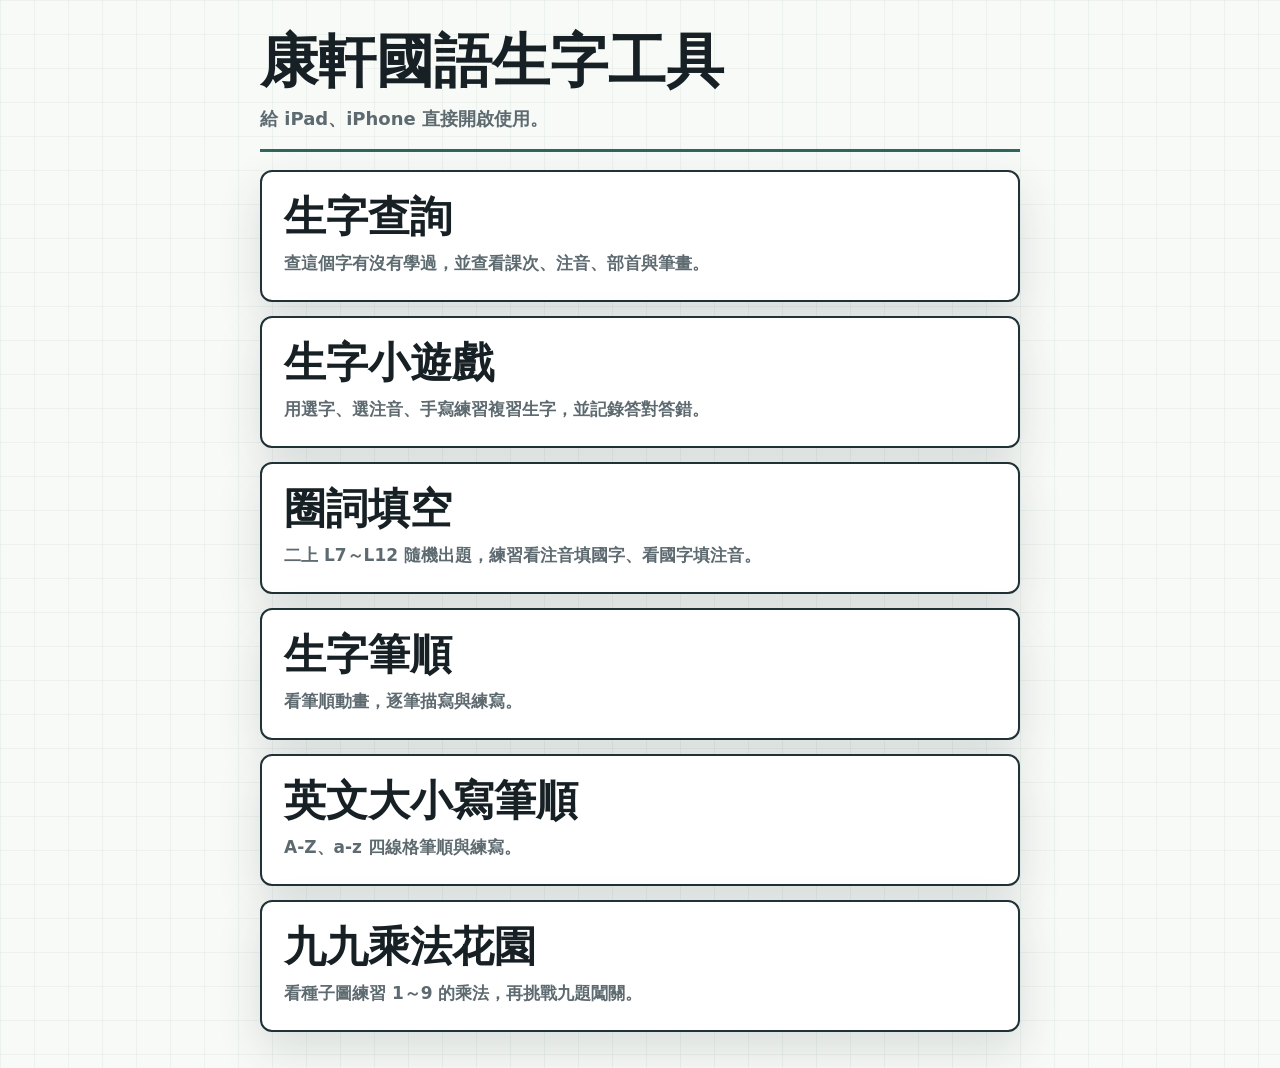
<file: index.html>
<!doctype html>
<html lang="zh-Hant">
<head>
  <meta charset="utf-8">
  <meta name="viewport" content="width=device-width, initial-scale=1, viewport-fit=cover">
  <title>康軒國語生字工具</title>
  <style>
    :root {
      --ink: #172024;
      --muted: #5d6a70;
      --paper: #f8faf7;
      --panel: #ffffff;
      --accent: #2f675f;
      --accent-2: #d97b40;
      --line: #cfd8dc;
      --shadow: 0 18px 45px rgba(31, 47, 55, 0.14);
    }

    * {
      box-sizing: border-box;
    }

    body {
      margin: 0;
      min-height: 100vh;
      color: var(--ink);
      background:
        linear-gradient(90deg, rgba(47, 103, 95, 0.06) 1px, transparent 1px),
        linear-gradient(rgba(47, 103, 95, 0.05) 1px, transparent 1px),
        var(--paper);
      background-size: 34px 34px;
      font-family: "Microsoft JhengHei", "Noto Sans TC", system-ui, sans-serif;
      -webkit-tap-highlight-color: transparent;
    }

    main {
      width: min(760px, calc(100% - 28px));
      margin: 0 auto;
      padding: max(30px, env(safe-area-inset-top)) 0 max(36px, env(safe-area-inset-bottom));
      min-height: 100vh;
      display: grid;
      align-content: center;
      gap: 18px;
    }

    header {
      border-bottom: 3px solid var(--accent);
      padding-bottom: 16px;
    }

    h1 {
      margin: 0;
      font-size: clamp(34px, 9vw, 58px);
      line-height: 1.08;
      letter-spacing: 0;
    }

    p {
      margin: 12px 0 0;
      color: var(--muted);
      font-size: 18px;
      line-height: 1.6;
      font-weight: 700;
    }

    .tools {
      display: grid;
      gap: 14px;
    }

    a {
      display: grid;
      gap: 8px;
      min-height: 132px;
      padding: 22px;
      color: var(--ink);
      text-decoration: none;
      background: var(--panel);
      border: 2px solid #203236;
      border-radius: 12px;
      box-shadow: var(--shadow);
    }

    a:active {
      transform: translateY(1px);
      border-color: var(--accent-2);
    }

    strong {
      font-size: clamp(28px, 7vw, 42px);
      line-height: 1.1;
      font-weight: 1000;
    }

    span {
      color: var(--muted);
      font-size: 17px;
      line-height: 1.45;
      font-weight: 800;
    }
  </style>
</head>
<body>
  <main>
    <header>
      <h1>康軒國語生字工具</h1>
      <p>給 iPad、iPhone 直接開啟使用。</p>
    </header>

    <section class="tools" aria-label="工具列表">
      <a href="生字查詢.html">
        <strong>生字查詢</strong>
        <span>查這個字有沒有學過，並查看課次、注音、部首與筆畫。</span>
      </a>
      <a href="生字小遊戲.html">
        <strong>生字小遊戲</strong>
        <span>用選字、選注音、手寫練習複習生字，並記錄答對答錯。</span>
      </a>
      <a href="圈詞填空.html">
        <strong>圈詞填空</strong>
        <span>二上 L7～L12 隨機出題，練習看注音填國字、看國字填注音。</span>
      </a>
      <a href="生字筆順.html">
        <strong>生字筆順</strong>
        <span>看筆順動畫，逐筆描寫與練寫。</span>
      </a>
      <a href="英文筆順.html">
        <strong>英文大小寫筆順</strong>
        <span>A-Z、a-z 四線格筆順與練寫。</span>
      </a>
      <a href="九九乘法花園.html">
        <strong>九九乘法花園</strong>
        <span>看種子圖練習 1～9 的乘法，再挑戰九題闖關。</span>
      </a>
    </section>
  </main>
</body>
</html>
</file>
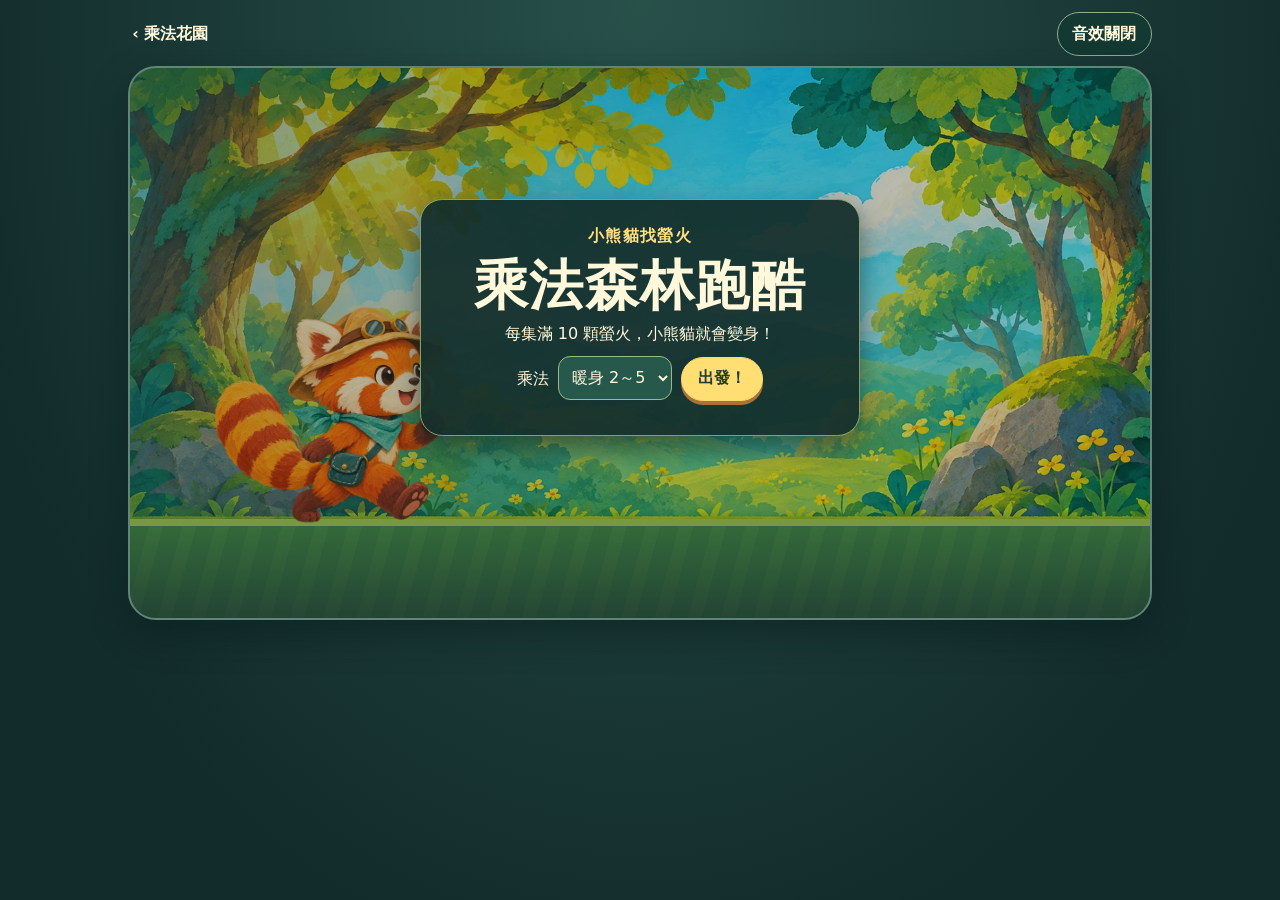
<file: forest-run.html>
<!doctype html>
<html lang="zh-Hant">
<head>
  <meta charset="utf-8">
  <meta name="viewport" content="width=device-width, initial-scale=1">
  <title>乘法森林跑酷</title>
  <link rel="stylesheet" href="forest-run.css?v=3">
  <script defer src="forest-run.js?v=3"></script>
</head>
<body>
  <main class="shell">
    <header class="header">
      <a href="九九乘法花園.html">‹ 乘法花園</a>
      <button type="button" id="sound" aria-pressed="false">音效關閉</button>
    </header>
    <section class="game" id="game" data-state="welcome" aria-label="乘法森林跑酷">
      <div class="landscape" id="landscape" aria-hidden="true">
        <div class="sunlight"></div>
        <div class="obstacle" id="obstacle"><span id="gate-art"></span></div>
        <div class="firefly" id="firefly">✦</div>
        <div class="runner" id="runner">
          <img src="forest-run-panda.webp" alt="" data-costume="scout">
          <img src="forest-run-spark-hero.webp" alt="" data-costume="spark" hidden>
          <img src="forest-run-moon-hero.webp" alt="" data-costume="moon" hidden>
        </div>
        <div class="sparkles" id="sparkles"><span>✦</span><span>★</span><span>✧</span><span>✦</span><span>★</span></div>
      </div>
      <div class="hud" id="hud" hidden>
        <span id="distance"></span>
        <span class="gem-meter">
          <span id="gems" aria-label="已收集的螢火">✦ 0</span>
          <span id="hero-goal" class="hero-goal" aria-label="變身目標 10 顆">／10</span>
        </span>
      </div>
      <div id="hero-notice" class="hero-notice" role="status" hidden></div>
      <div class="overlay" id="welcome">
        <div class="welcome">
          <p>小熊貓找螢火</p>
          <h1>乘法森林跑酷</h1>
          <p>每集滿 10 顆螢火，小熊貓就會變身！</p>
          <label for="tables">乘法</label>
          <select id="tables">
            <option value="2,3,4,5">暖身 2～5</option>
            <option value="6,7,8,9">挑戰 6～9</option>
            <option value="1,2,3,4,5,6,7,8,9">混合 1～9</option>
          </select>
          <button type="button" class="primary" id="start">出發！</button>
        </div>
      </div>
      <div class="overlay" id="question" hidden>
        <section class="question-card" aria-labelledby="equation">
          <p class="eyebrow" id="gate-name"></p>
          <h2 id="equation"></h2>
          <div class="answers" id="answers" role="group" aria-label="選擇答案"></div>
          <p id="feedback" class="feedback" aria-live="polite"></p>
          <button type="button" class="quiet" id="hint" aria-expanded="false" aria-controls="groups">看圖提示</button>
          <div class="groups" id="groups" hidden></div>
        </section>
      </div>
      <div class="overlay" id="finish" hidden>
        <section class="welcome" aria-labelledby="finish-title">
          <p class="medal" aria-hidden="true">✦</p>
          <h2 id="finish-title">找到螢火寶箱了！</h2>
          <p id="result"></p>
          <p id="hero-result" hidden></p>
          <button type="button" class="primary" id="replay">再跑一次</button>
          <button type="button" class="quiet" id="menu">換乘法</button>
        </section>
      </div>
    </section>
    <div class="controls" id="controls" hidden>
      <p id="route-message" aria-live="polite"></p>
      <button type="button" class="primary jump" id="jump">↑ 跳躍</button>
    </div>
  </main>
</body>
</html>
</file>
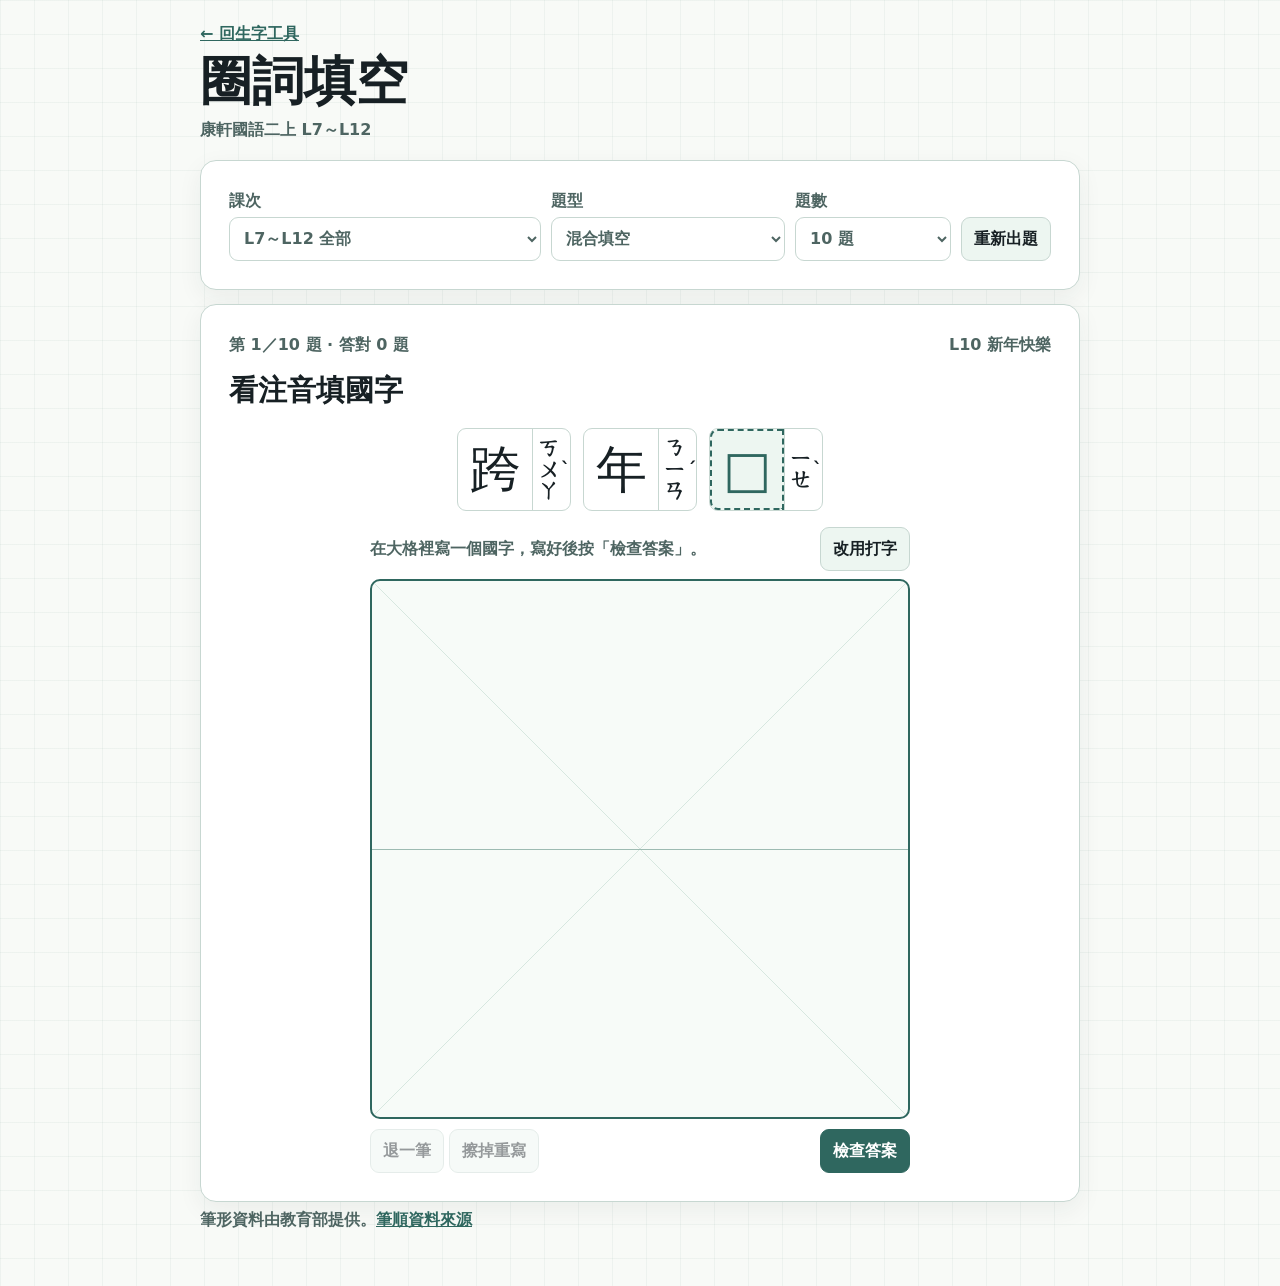
<file: 圈詞填空.html>
<!doctype html>
<html lang="zh-Hant">
<head>
  <meta charset="utf-8">
  <meta name="viewport" content="width=device-width, initial-scale=1, viewport-fit=cover">
  <meta name="description" content="康軒國語二上 L7～L12 圈詞隨機填空練習。">
  <title>圈詞填空｜康軒國語二上</title>
  <style>
    :root {
      color-scheme: light;
      --ink: #172024;
      --muted: #4e6562;
      --paper: #f8faf7;
      --accent: #2f675f;
      --line: #c7d7d1;
      --soft: #edf6f1;
      --wrong: #912d22;
    }
    * { box-sizing: border-box; }
    body {
      margin: 0;
      min-height: 100vh;
      color: var(--ink);
      background:
        linear-gradient(90deg, #2f675f0d 1px, transparent 1px),
        linear-gradient(#2f675f0d 1px, transparent 1px), var(--paper);
      background-size: 34px 34px;
      font: 1rem/1.5 "Microsoft JhengHei", "Noto Sans TC", system-ui, sans-serif;
    }
    main { width: min(880px, calc(100% - 24px)); margin: auto; padding: 22px 0 36px; }
    a { color: var(--accent); font-weight: 700; }
    h1 { margin: 6px 0 0; font-size: clamp(2rem, 7vw, 3.25rem); line-height: 1.15; }
    p { margin: 0; }
    .scope { color: var(--muted); margin: 6px 0 18px; font-weight: 700; }
    .card {
      background: white;
      border: 1px solid var(--line);
      border-radius: 16px;
      padding: clamp(12px, 4vw, 28px);
      box-shadow: 0 8px 24px #1f2f3710;
    }
    .settings {
      display: grid;
      grid-template-columns: minmax(0, 2fr) minmax(0, 1.5fr) minmax(0, 1fr) auto;
      gap: 10px;
      align-items: end;
      margin-bottom: 14px;
    }
    label { display: grid; gap: 4px; color: var(--muted); font-weight: 700; }
    select, button, input { font: inherit; color: inherit; border: 1px solid var(--line); border-radius: 9px; }
    select, input { background: white; padding: 8px 10px; width: 100%; min-width: 0; min-height: 44px; }
    button { min-height: 44px; padding: 8px 12px; font-weight: 700; background: var(--soft); cursor: pointer; }
    button:hover { border-color: var(--accent); }
    :focus-visible { outline: 3px solid #b44f17; outline-offset: 2px; }
    .primary { background: var(--accent); color: white; border-color: var(--accent); }
    .topline { display: flex; flex-wrap: wrap; justify-content: space-between; gap: 4px 12px; color: var(--muted); font-weight: 700; }
    h2 { margin: 12px 0; font-size: clamp(1.4rem, 5vw, 1.8rem); }
    .word { display: flex; justify-content: center; gap: clamp(4px, 1.5vw, 12px); margin: 16px 0; }
    .syllable {
      width: min(114px, 23%);
      min-width: 0;
      display: grid;
      grid-template-columns: minmax(0, 1fr) clamp(24px, 7vw, 38px);
      align-items: stretch;
      border: 1px solid var(--line);
      border-radius: 9px;
    }
    .sound, .han { display: grid; place-items: center; }
    .han { min-height: 72px; font-size: clamp(1.75rem, 7vw, 3.2rem); border-radius: 8px 0 0 8px; }
    .sound {
      border-left: 1px solid var(--line);
      border-radius: 0 8px 8px 0;
      font-size: clamp(.95rem, 3.4vw, 1.35rem);
      font-weight: 700;
      line-height: 1;
    }
    .bpmf { position: relative; display: grid; justify-items: center; padding-right: .24em; }
    .bpmf-tone { position: absolute; right: -.28em; top: 50%; transform: translateY(-50%); font-size: .85em; }
    .bpmf-neutral { font-size: .65em; height: .55em; display: grid; place-content: center; }
    .blank { background: var(--soft); color: var(--accent); border: 2px dashed var(--accent); }
    .answer-form { max-width: 540px; margin-inline: auto; }
    .writing-heading, .answer-actions {
      display: flex;
      flex-wrap: wrap;
      align-items: center;
      justify-content: space-between;
      gap: 8px;
    }
    .writing-heading { margin-bottom: 8px; }
    .writing-heading p { color: var(--muted); font-weight: 700; }
    .drawing-board {
      display: block;
      width: 100%;
      aspect-ratio: 1;
      border-radius: 10px;
      outline: 2px solid var(--accent);
      outline-offset: -2px;
      background:
        linear-gradient(90deg, transparent calc(50% - .5px), #9dbbb2 calc(50% - .5px), #9dbbb2 calc(50% + .5px), transparent calc(50% + .5px)),
        linear-gradient(0deg, transparent calc(50% - .5px), #9dbbb2 calc(50% - .5px), #9dbbb2 calc(50% + .5px), transparent calc(50% + .5px)),
        linear-gradient(45deg, transparent calc(50% - .5px), #d7e7e0 calc(50% - .5px), #d7e7e0 calc(50% + .5px), transparent calc(50% + .5px)),
        linear-gradient(-45deg, transparent calc(50% - .5px), #d7e7e0 calc(50% - .5px), #d7e7e0 calc(50% + .5px), transparent calc(50% + .5px)),
        #f7fbf8;
      touch-action: none;
      cursor: crosshair;
      user-select: none;
    }
    .drawing-board[data-type="sound"] {
      background:
        linear-gradient(90deg, transparent calc(74% - .5px), #9dbbb2 calc(74% - .5px), #9dbbb2 calc(74% + .5px), #edf6f1 calc(74% + .5px)),
        linear-gradient(0deg, transparent calc(33.33% - .5px), #9dbbb2 calc(33.33% - .5px), #9dbbb2 calc(33.33% + .5px), transparent calc(33.33% + .5px)),
        linear-gradient(0deg, transparent calc(66.67% - .5px), #9dbbb2 calc(66.67% - .5px), #9dbbb2 calc(66.67% + .5px), transparent calc(66.67% + .5px)),
        #f7fbf8;
    }
    .sound-headings { display: grid; grid-template-columns: 74% 26%; text-align: center; color: var(--muted); font-weight: 700; margin-bottom: 4px; }
    .answer-actions { justify-content: flex-end; margin-top: 10px; }
    .answer-actions > :first-child { margin-right: auto; }
    button:disabled { opacity: .45; cursor: default; }
    .answer-row { display: grid; grid-template-columns: minmax(0, 1fr) auto; gap: 8px; align-items: end; }
    #answer { font-size: 1.25rem; }
    .keyboard { display: grid; grid-template-columns: repeat(10, minmax(0, 1fr)); gap: 4px; margin-top: 10px; }
    .keyboard button { padding: 4px 0; min-width: 0; font-size: 1.15rem; }
    .keyboard .control { grid-column: span 3; font-size: 1rem; }
    .feedback { margin-top: 10px; color: var(--accent); font-weight: 700; overflow-wrap: anywhere; }
    .feedback:empty { margin: 0; }
    .feedback[data-result="wrong"] { color: var(--wrong); }
    #result h2 { margin-top: 0; }
    #result button { margin-top: 14px; }
    #result-list { padding-left: 1.5em; margin: 8px 0 0; }
    [hidden] { display: none !important; }
    @media (max-width: 620px) {
      .settings { grid-template-columns: repeat(2, minmax(0, 1fr)); }
      .keyboard { grid-template-columns: repeat(8, minmax(0, 1fr)); }
    }
  </style>
  <script src="second-grade-lessons.js?v=2" defer></script>
  <script src="circle-words.js" defer></script>
  <script src="stroke-data.js?v=2" defer></script>
  <script src="bopomofo-strokes.js" defer></script>
  <script src="circle-similar-strokes.js" defer></script>
  <script src="circle-handwriting.js" defer></script>
  <script src="circle-quiz.js?v=3" defer></script>
</head>
<body>
  <main>
    <a href="index.html">← 回生字工具</a>
    <h1>圈詞填空</h1>
    <p class="scope">康軒國語二上 L7～L12</p>

    <form id="settings" class="card settings">
      <label>課次
        <select id="lesson"><option value="all">L7～L12 全部</option></select>
      </label>
      <label>題型
        <select id="mode">
          <option value="mixed">混合填空</option>
          <option value="han">看注音填國字</option>
          <option value="sound">看國字填注音</option>
        </select>
      </label>
      <label>題數
        <select id="count">
          <option value="5">5 題</option>
          <option value="10" selected>10 題</option>
          <option value="15">15 題</option>
        </select>
      </label>
      <button type="submit">重新出題</button>
    </form>

    <section id="quiz" class="card" aria-labelledby="prompt">
      <div class="topline"><span id="progress"></span><span id="source"></span></div>
      <h2 id="prompt" tabindex="-1"></h2>
      <div id="word" class="word"></div>
      <form id="answer-form" class="answer-form">
        <div class="writing-heading">
          <p id="writing-label"></p>
          <button id="input-toggle" type="button">改用打字</button>
        </div>
        <div id="handwriting">
          <div id="sound-headings" class="sound-headings" aria-hidden="true" hidden><span>注音符號</span><span>聲調</span></div>
          <canvas id="drawing-board" class="drawing-board" width="960" height="960" aria-label="手寫作答區">請改用打字作答。</canvas>
        </div>
        <div id="typing" hidden>
          <label><span id="answer-label">答案</span>
            <input id="answer" type="text" autocomplete="off" spellcheck="false" enterkeyhint="go">
          </label>
          <div id="keyboard" class="keyboard" aria-label="注音鍵盤" hidden></div>
        </div>
        <div class="answer-actions">
          <div id="drawing-actions">
            <button id="undo" type="button">退一筆</button>
            <button id="clear" type="button">擦掉重寫</button>
          </div>
          <button id="show-answer" type="button" hidden>略過看正解</button>
          <button id="check" type="submit" class="primary">檢查答案</button>
        </div>
        <p id="feedback" class="feedback" role="status"></p>
      </form>
    </section>

    <section id="result" class="card" aria-labelledby="result-title" hidden>
      <h2 id="result-title" tabindex="-1">練習完成</h2>
      <p id="score"></p>
      <ul id="result-list" hidden></ul>
      <button id="again" class="primary" type="button">再抽一組</button>
    </section>
    <p class="scope">筆形資料由教育部提供。<a href="https://github.com/g0v/zh-stroke-data">筆順資料來源</a></p>
  </main>
</body>
</html>
</file>
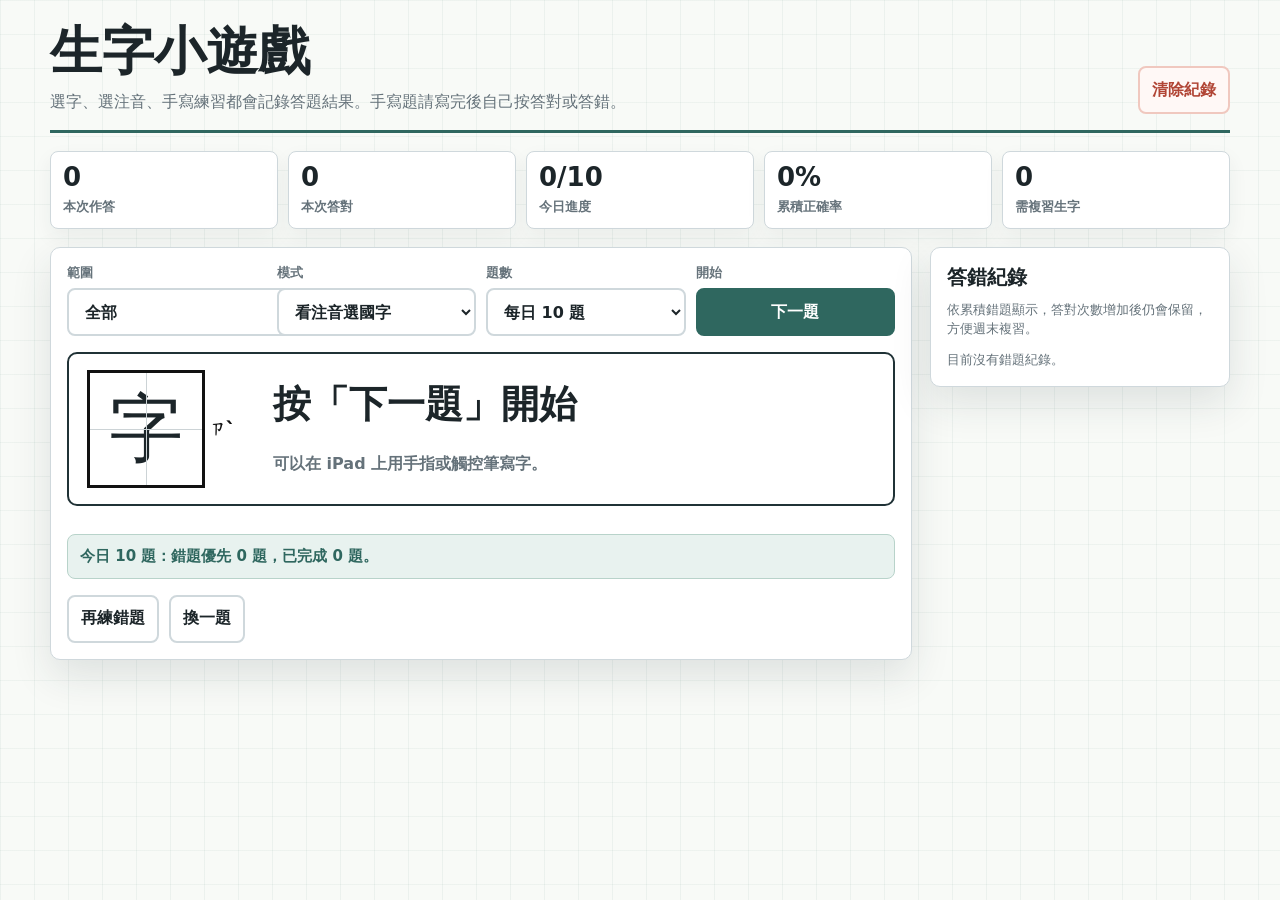
<file: 生字小遊戲.html>
<!doctype html>
<html lang="zh-Hant">
<head>
  <meta charset="utf-8">
  <meta name="viewport" content="width=device-width, initial-scale=1, viewport-fit=cover">
  <title>生字小遊戲</title>
  <style>
    :root {
      --ink: #1c2529;
      --muted: #65727a;
      --line: #cfd8dc;
      --paper: #f8faf7;
      --panel: #ffffff;
      --accent: #2f675f;
      --accent-2: #d97b40;
      --good: #287d55;
      --bad: #b14535;
      --soft: #e8f2ef;
      --shadow: 0 16px 40px rgba(31, 47, 55, 0.12);
    }

    * { box-sizing: border-box; }

    body {
      margin: 0;
      color: var(--ink);
      background:
        linear-gradient(90deg, rgba(47, 103, 95, 0.06) 1px, transparent 1px),
        linear-gradient(rgba(47, 103, 95, 0.05) 1px, transparent 1px),
        var(--paper);
      background-size: 34px 34px;
      font-family: "Microsoft JhengHei", "Noto Sans TC", system-ui, sans-serif;
      -webkit-tap-highlight-color: transparent;
    }

    main {
      width: min(1180px, calc(100% - 28px));
      margin: 0 auto;
      padding: 24px 0 42px;
    }

    header {
      display: grid;
      grid-template-columns: 1fr auto;
      gap: 16px;
      align-items: end;
      padding-bottom: 16px;
      border-bottom: 3px solid var(--accent);
    }

    h1 {
      margin: 0;
      font-size: clamp(30px, 5vw, 52px);
      letter-spacing: 0;
      line-height: 1.05;
    }

    .subtitle {
      margin-top: 10px;
      color: var(--muted);
      font-size: 16px;
      line-height: 1.6;
    }

    .stats {
      display: grid;
      grid-template-columns: repeat(5, minmax(88px, 1fr));
      gap: 10px;
      margin: 18px 0;
    }

    .stat {
      background: var(--panel);
      border: 1px solid var(--line);
      border-radius: 8px;
      padding: 12px;
      box-shadow: 0 8px 20px rgba(31, 47, 55, 0.06);
    }

    .stat b {
      display: block;
      font-size: 26px;
      line-height: 1;
      margin-bottom: 6px;
    }

    .stat span {
      color: var(--muted);
      font-size: 13px;
      font-weight: 800;
    }

    .layout {
      display: grid;
      grid-template-columns: minmax(0, 1fr) 300px;
      gap: 18px;
      align-items: start;
    }

    .panel {
      background: var(--panel);
      border: 1px solid var(--line);
      border-radius: 10px;
      box-shadow: var(--shadow);
      padding: 16px;
    }

    .controls {
      display: grid;
      grid-template-columns: repeat(4, minmax(0, 1fr));
      gap: 10px;
      margin-bottom: 16px;
    }

    label {
      display: grid;
      gap: 6px;
      color: var(--muted);
      font-size: 13px;
      font-weight: 900;
    }

    select, button {
      border: 2px solid var(--line);
      border-radius: 8px;
      min-height: 48px;
      padding: 0 12px;
      background: #fff;
      color: var(--ink);
      font-size: 16px;
      font-weight: 900;
      font-family: inherit;
    }

    button {
      cursor: pointer;
    }

    button.primary {
      border-color: var(--accent);
      background: var(--accent);
      color: #fff;
    }

    button.warn {
      border-color: #f0c8bf;
      color: var(--bad);
      background: #fff8f6;
    }

    button.good {
      border-color: var(--good);
      color: #fff;
      background: var(--good);
    }

    button.bad {
      border-color: var(--bad);
      color: #fff;
      background: var(--bad);
    }

    .question {
      display: grid;
      grid-template-columns: 170px minmax(0, 1fr) 112px;
      gap: 18px;
      align-items: center;
      border: 2px solid #203236;
      border-radius: 10px;
      padding: 16px;
      background: #fff;
    }

    .char-wrap {
      display: grid;
      grid-template-columns: 118px 44px;
      justify-content: center;
      align-items: center;
      gap: 5px;
    }

    .tianzi {
      width: 118px;
      height: 118px;
      display: grid;
      place-items: center;
      position: relative;
      border: 3px solid #111;
      font-family: "DFKai-SB", "KaiTi", serif;
      font-size: 74px;
      background: #fff;
      line-height: 1;
    }

    .tianzi::before, .tianzi::after {
      content: "";
      position: absolute;
      background: #ccd3d6;
    }

    .tianzi::before {
      width: 1px;
      height: 100%;
      left: 50%;
      top: 0;
    }

    .tianzi::after {
      height: 1px;
      width: 100%;
      left: 0;
      top: 50%;
    }

    .bpmf {
      min-height: 118px;
      display: grid;
      grid-template-columns: 26px 16px;
      justify-content: center;
      align-items: center;
      column-gap: 1px;
      color: #111;
      font-weight: 1000;
    }

    .bpmf-main {
      writing-mode: vertical-rl;
      text-orientation: upright;
      font-size: 30px;
      line-height: 1;
      font-weight: 1000;
      display: inline-flex;
      justify-content: center;
      align-items: center;
    }

    .bpmf-tone {
      font-size: 24px;
      font-weight: 1000;
      line-height: 1;
      display: inline-flex;
      align-items: center;
      justify-content: center;
      min-height: 92px;
    }

    .bpmf.blank {
      grid-template-columns: 1fr;
      font-size: 42px;
    }

    .prompt h2 {
      margin: 0 0 10px;
      font-size: clamp(24px, 4vw, 38px);
      line-height: 1.18;
    }

    .prompt-meta {
      color: var(--muted);
      font-weight: 800;
      line-height: 1.6;
    }

    .feedback-mark {
      width: 96px;
      height: 96px;
      border-radius: 50%;
      display: grid;
      place-items: center;
      justify-self: center;
      font-size: 0;
      font-weight: 1000;
      line-height: 1;
      opacity: 0;
      transform: scale(0.82);
      transition: opacity 160ms ease, transform 160ms ease;
      pointer-events: none;
      position: relative;
    }

    .feedback-mark.show {
      opacity: 1;
      transform: scale(1);
    }

    .feedback-mark.correct {
      border: 9px solid var(--good);
      background: #e9f6ef;
      box-shadow: 0 10px 24px rgba(40, 125, 85, 0.18);
    }

    .feedback-mark.correct::before {
      content: "✓";
      color: var(--good);
      font-size: 72px;
      font-family: Arial, Helvetica, sans-serif;
      line-height: 1;
    }

    .feedback-mark.level-up {
      animation: level-pop 620ms cubic-bezier(.16, 1.26, .42, 1) both;
    }

    .feedback-mark.level-up::after {
      content: "升級!";
      position: absolute;
      left: 50%;
      top: -34px;
      transform: translateX(-50%);
      color: #d97b40;
      background: #fff7df;
      border: 2px solid #e9bd6d;
      border-radius: 999px;
      padding: 3px 10px;
      font-size: 18px;
      font-weight: 1000;
      white-space: nowrap;
      box-shadow: 0 8px 18px rgba(217, 123, 64, 0.2);
      animation: level-label 900ms ease-out both;
    }

    .feedback-mark.level-up span {
      position: absolute;
      width: 12px;
      height: 12px;
      border-radius: 50%;
      background: #f3c64d;
      opacity: 0;
      animation: level-spark 780ms ease-out both;
    }

    .feedback-mark.level-up span:nth-child(1) {
      left: -8px;
      top: 20px;
    }

    .feedback-mark.level-up span:nth-child(2) {
      right: -10px;
      top: 28px;
      background: #69b58e;
      animation-delay: 60ms;
    }

    .feedback-mark.level-up span:nth-child(3) {
      left: 40px;
      bottom: -10px;
      background: #d97b40;
      animation-delay: 100ms;
    }

    .feedback-mark.wrong {
      border-radius: 16px;
      color: var(--bad);
      background: #fff1ee;
      box-shadow: 0 10px 24px rgba(177, 69, 53, 0.16);
    }

    .feedback-mark.wrong::before {
      content: "X";
      font-size: 92px;
      line-height: 0.8;
      font-family: Arial, Helvetica, sans-serif;
    }

    @keyframes level-pop {
      0% {
        opacity: 0;
        transform: scale(0.55) translateY(12px);
        box-shadow: 0 0 0 0 rgba(40, 125, 85, 0);
      }
      42% {
        opacity: 1;
        transform: scale(1.18) translateY(-6px);
        box-shadow: 0 0 0 14px rgba(40, 125, 85, 0.12);
      }
      100% {
        opacity: 1;
        transform: scale(1) translateY(0);
        box-shadow: 0 10px 24px rgba(40, 125, 85, 0.18);
      }
    }

    @keyframes level-label {
      0% {
        opacity: 0;
        transform: translate(-50%, 12px) scale(0.8);
      }
      35% {
        opacity: 1;
        transform: translate(-50%, -4px) scale(1.06);
      }
      100% {
        opacity: 1;
        transform: translate(-50%, -10px) scale(1);
      }
    }

    @keyframes level-spark {
      0% {
        opacity: 0;
        transform: scale(0.3) translateY(0);
      }
      35% {
        opacity: 1;
      }
      100% {
        opacity: 0;
        transform: scale(1.15) translateY(-28px);
      }
    }

    .choices {
      display: grid;
      grid-template-columns: repeat(2, minmax(0, 1fr));
      gap: 12px;
      margin-top: 16px;
    }

    .choice {
      min-height: 72px;
      border-color: #243236;
      background: #fff;
      text-align: center;
      display: grid;
      place-items: center;
      line-height: 1.25;
    }

    .choice-char {
      font-family: "DFKai-SB", "KaiTi", serif;
      font-size: 46px;
      font-weight: 900;
      text-align: center;
      min-width: 42px;
    }

    .choice-term {
      font-size: 21px;
      font-weight: 900;
    }

    .choice-small {
      display: block;
      color: var(--muted);
      font-size: 14px;
      margin-top: 2px;
    }

    .choice .bpmf {
      display: inline-grid;
      min-height: 54px;
      vertical-align: middle;
    }

    .choice .bpmf-main {
      font-size: 25px;
    }

    .choice .bpmf-tone {
      font-size: 20px;
      min-height: 42px;
    }

    .choice.correct {
      border-color: var(--good);
      background: #e9f6ef;
      color: var(--good);
    }

    .choice.wrong {
      border-color: var(--bad);
      background: #fff1ee;
      color: var(--bad);
    }

    .writing-area {
      display: none;
      margin-top: 16px;
      grid-template-columns: minmax(0, 1fr) 180px;
      gap: 14px;
      align-items: start;
    }

    canvas {
      width: 100%;
      aspect-ratio: 1 / 1;
      max-height: 520px;
      border: 3px solid #111;
      border-radius: 10px;
      background: #fff;
      touch-action: none;
    }

    .write-actions {
      display: grid;
      gap: 10px;
    }

    .answer {
      display: none;
      margin-top: 16px;
      border: 1px solid var(--line);
      border-radius: 8px;
      padding: 12px;
      background: var(--soft);
      font-weight: 900;
      line-height: 1.6;
    }

    .daily-note {
      margin-top: 12px;
      border: 1px solid #b8d3ca;
      border-radius: 8px;
      padding: 10px 12px;
      background: var(--soft);
      color: var(--accent);
      font-size: 15px;
      font-weight: 900;
      line-height: 1.5;
    }

    .actions {
      display: flex;
      flex-wrap: wrap;
      gap: 10px;
      margin-top: 16px;
    }

    .side h2 {
      margin: 0 0 10px;
      font-size: 20px;
    }

    .wrong-list {
      display: grid;
      gap: 8px;
      max-height: 420px;
      overflow: auto;
      padding-right: 4px;
    }

    .wrong-item {
      display: grid;
      grid-template-columns: 42px 1fr;
      gap: 10px;
      align-items: center;
      border: 1px solid var(--line);
      border-radius: 8px;
      padding: 8px;
      background: #fff;
    }

    .mini-char {
      font-family: "DFKai-SB", "KaiTi", serif;
      font-size: 32px;
      text-align: center;
      font-weight: 900;
    }

    .small {
      color: var(--muted);
      font-size: 13px;
      line-height: 1.45;
    }

    .term-grid {
      display: flex;
      flex-direction: column;
      align-items: flex-start;
      gap: 0;
      margin: 12px 0;
      width: max-content;
    }

    .mi-cell {
      width: 76px;
      height: 76px;
      display: grid;
      place-items: center;
      position: relative;
      border: 2px solid #111;
      margin-top: -2px;
      background: #fff;
      font-family: "DFKai-SB", "KaiTi", serif;
      font-size: 48px;
      font-weight: 900;
      line-height: 1;
      color: #111;
    }

    .mi-cell:first-child {
      margin-top: 0;
    }

    .mi-cell::before,
    .mi-cell::after,
    .mi-cell span::before,
    .mi-cell span::after {
      content: "";
      position: absolute;
      background: #d2d8dc;
      pointer-events: none;
    }

    .mi-cell::before {
      width: 1px;
      height: 100%;
      left: 50%;
      top: 0;
    }

    .mi-cell::after {
      height: 1px;
      width: 100%;
      left: 0;
      top: 50%;
    }

    .mi-cell span::before,
    .mi-cell span::after {
      width: 1px;
      height: 108%;
      left: 50%;
      top: -4%;
      transform-origin: center;
    }

    .mi-cell span::before {
      transform: rotate(45deg);
    }

    .mi-cell span::after {
      transform: rotate(-45deg);
    }

    .mi-cell.blank {
      color: transparent;
    }

    @media (max-width: 860px) {
      header, .layout, .question, .writing-area {
        grid-template-columns: 1fr;
      }

      .question {
        grid-template-columns: minmax(0, 1fr) 96px;
      }

      .char-wrap {
        grid-column: 1 / -1;
      }

      .feedback-mark {
        width: 82px;
        height: 82px;
      }

      .feedback-mark.wrong::before {
        font-size: 78px;
      }

      .controls {
        grid-template-columns: repeat(2, minmax(0, 1fr));
      }

      .stats {
        grid-template-columns: repeat(2, minmax(0, 1fr));
      }
    }

    @media (max-width: 560px) {
      main {
        width: min(100% - 18px, 1180px);
        padding-top: 12px;
      }

      .controls, .choices {
        grid-template-columns: 1fr;
      }
    }
  </style>
</head>
<body>
  <main>
    <header>
      <div>
        <h1>生字小遊戲</h1>
        <div class="subtitle">選字、選注音、手寫練習都會記錄答題結果。手寫題請寫完後自己按答對或答錯。</div>
      </div>
      <button id="resetStats" class="warn" type="button">清除紀錄</button>
    </header>

    <section class="stats" aria-label="答題統計">
      <div class="stat"><b id="sessionTotal">0</b><span>本次作答</span></div>
      <div class="stat"><b id="sessionCorrect">0</b><span>本次答對</span></div>
      <div class="stat"><b id="dailyProgress">0/10</b><span>今日進度</span></div>
      <div class="stat"><b id="accuracy">0%</b><span>累積正確率</span></div>
      <div class="stat"><b id="wrongCount">0</b><span>需複習生字</span></div>
    </section>

    <section class="layout">
      <div class="panel">
        <div class="controls">
          <label>範圍
            <select id="bookFilter">
              <option value="all">全部</option>
              <option value="一下">一下</option>
              <option value="二上">二上</option>
              <option value="confusion">混淆字專練</option>
              <option value="wrong">只練錯題</option>
            </select>
          </label>
          <label>模式
            <select id="mode">
              <option value="char">看注音選國字</option>
              <option value="zhuyin">看國字選注音</option>
              <option value="write">手寫練習</option>
            </select>
          </label>
          <label>題數
            <select id="roundSize">
              <option value="daily10">每日 10 題</option>
              <option value="10">一般 10 題</option>
              <option value="20">20 題</option>
              <option value="999">不限題數</option>
            </select>
          </label>
          <label>開始
            <button id="nextBtn" class="primary" type="button">下一題</button>
          </label>
        </div>

        <div class="question">
          <div class="char-wrap">
            <div id="displayChar" class="tianzi">字</div>
            <div id="displayZhuyin" class="bpmf">ㄗˋ</div>
          </div>
          <div class="prompt">
            <h2 id="promptTitle">按「下一題」開始</h2>
            <div id="termGrid" class="term-grid" aria-label="語詞題目"></div>
            <div id="promptMeta" class="prompt-meta">可以在 iPad 上用手指或觸控筆寫字。</div>
          </div>
          <div id="feedbackMark" class="feedback-mark" aria-live="polite" aria-label=""></div>
        </div>

        <div id="choices" class="choices"></div>

        <div id="writingArea" class="writing-area">
          <canvas id="writingCanvas" width="900" height="900" aria-label="手寫區"></canvas>
          <div class="write-actions">
            <button id="clearCanvas" type="button">清空格子</button>
            <button id="showAnswer" type="button">看答案</button>
            <button id="markCorrect" class="good" type="button">我寫對了</button>
            <button id="markWrong" class="bad" type="button">我寫錯了</button>
          </div>
        </div>

        <div id="answer" class="answer"></div>
        <div id="dailyNote" class="daily-note"></div>
        <div class="actions">
          <button id="againWrong" type="button">再練錯題</button>
          <button id="shuffleBtn" type="button">換一題</button>
        </div>
      </div>

      <aside class="panel side">
        <h2>答錯紀錄</h2>
        <div class="small">依累積錯題顯示，答對次數增加後仍會保留，方便週末複習。</div>
        <div id="wrongList" class="wrong-list" style="margin-top:12px;"></div>
      </aside>
    </section>
  </main>

  <script src="second-grade-lessons.js?v=2"></script>
  <script>
    const lessons = [
      { book:"一下", lesson:1, title:"看", words:[["先","ㄒㄧㄢ"],["看","ㄎㄢˋ"],["空","ㄎㄨㄥ"],["雲","ㄩㄣˊ"],["鳥","ㄋㄧㄠˇ"],["草","ㄘㄠˇ"],["蟲","ㄔㄨㄥˊ"],["水","ㄕㄨㄟˇ"],["再","ㄗㄞˋ"],["玩","ㄨㄢˊ"]] },
      { book:"一下", lesson:2, title:"花園裡有什麼", words:[["園","ㄩㄢˊ"],["聞","ㄨㄣˊ"],["香","ㄒㄧㄤ"],["正","ㄓㄥˋ"],["唱","ㄔㄤˋ"],["聽","ㄊㄧㄥ"],["沒","ㄇㄟˊ"],["找","ㄓㄠˇ"],["芽","ㄧㄚˊ"],["身","ㄕㄣ"]] },
      { book:"一下", lesson:3, title:"媽媽的音樂會", words:[["樂","ㄩㄝˋ"],["會","ㄏㄨㄟˋ"],["始","ㄕˇ"],["陣","ㄓㄣˋ"],["菜","ㄘㄞˋ"],["就","ㄐㄧㄡˋ"],["桌","ㄓㄨㄛ"],["吃","ㄔ"],["後","ㄏㄡˋ"],["真","ㄓㄣ"]] },
      { book:"一下", lesson:4, title:"鞋", words:[["船","ㄔㄨㄢˊ"],["港","ㄍㄤˇ"],["口","ㄎㄡˇ"],["把","ㄅㄚˇ"],["脫","ㄊㄨㄛ"],["靠","ㄎㄠˋ"],["像","ㄒㄧㄤˋ"],["享","ㄒㄧㄤˇ"],["受","ㄕㄡˋ"],["暖","ㄋㄨㄢˇ"]] },
      { book:"一下", lesson:5, title:"小種子快長大", words:[["院","ㄩㄢˋ"],["種","ㄓㄨㄥˋ"],["它","ㄊㄚ"],["需","ㄒㄩ"],["陽","ㄧㄤˊ"],["澆","ㄐㄧㄠ"],["問","ㄨㄣˋ"],["怎","ㄗㄣˇ"],["沒","ㄇㄟˊ"],["長","ㄓㄤˇ"]] },
      { book:"一下", lesson:6, title:"奶奶的小跟班", words:[["早","ㄗㄠˇ"],["跟","ㄍㄣ"],["他","ㄊㄚ"],["拿","ㄋㄚˊ"],["卡","ㄎㄚˇ"],["片","ㄆㄧㄢˋ"],["給","ㄍㄟˇ"],["寫","ㄒㄧㄝˇ"],["喜","ㄒㄧˇ"],["您","ㄋㄧㄣˊ"]] },
      { book:"一下", lesson:7, title:"作夢的雲", words:[["己","ㄐㄧˇ"],["自","ㄗˋ"],["躺","ㄊㄤˇ"],["夢","ㄇㄥˋ"],["作","ㄗㄨㄛˋ"],["黑","ㄏㄟ"],["糖","ㄊㄤˊ"],["棉","ㄇㄧㄢˊ"],["成","ㄔㄥˊ"],["變","ㄅㄧㄢˋ"],["亮","ㄌㄧㄤˋ"],["漂","ㄆㄧㄠ"],["更","ㄍㄥˋ"],["得","ㄉㄜˊ"],["鵝","ㄜˊ"]] },
      { book:"一下", lesson:8, title:"妹妹的紅雨鞋", words:[["滴","ㄉㄧ"],["穿","ㄔㄨㄢ"],["雙","ㄕㄨㄤ"],["雨","ㄩˇ"],["妹","ㄇㄟˋ"],["珠","ㄓㄨ"],["珍","ㄓㄣ"],["顆","ㄎㄜ"],["戲","ㄒㄧˋ"],["遊","ㄧㄡˊ"],["金","ㄐㄧㄣ"],["缸","ㄍㄤ"],["魚","ㄩˊ"],["面","ㄇㄧㄢˋ"],["落","ㄌㄨㄛˋ"],["游","ㄧㄡˊ"]] },
      { book:"一下", lesson:9, title:"七彩的虹", words:[["掃","ㄙㄠˇ"],["國","ㄍㄨㄛˊ"],["太","ㄊㄞˋ"],["虹","ㄏㄨㄥˊ"],["彩","ㄘㄞˇ"],["低","ㄉㄧ"],["馬","ㄇㄚˇ"],["淨","ㄐㄧㄥˋ"],["洗","ㄒㄧˇ"],["除","ㄔㄨˊ"],["認","ㄖㄣˋ"],["很","ㄏㄣˇ"],["葉","ㄧㄝˋ"],["樹","ㄕㄨˋ"],["刷","ㄕㄨㄚ"],["送","ㄙㄨㄥˋ"]] },
      { book:"一下", lesson:10, title:"和你在一起", words:[["風","ㄈㄥ"],["線","ㄒㄧㄢˋ"],["趣","ㄑㄩˋ"],["化","ㄏㄨㄚˋ"],["地","ㄉㄧˋ"],["跑","ㄆㄠˇ"],["奇","ㄑㄧˊ"],["神","ㄕㄣˊ"],["升","ㄕㄥ"],["等","ㄉㄥˇ"],["事","ㄕˋ"],["件","ㄐㄧㄢˋ"],["每","ㄇㄟˇ"],["笑","ㄒㄧㄠˋ"],["跳","ㄊㄧㄠˋ"],["情","ㄑㄧㄥˊ"]] },
      { book:"一下", lesson:11, title:"生日快樂", words:[["時","ㄕˊ"],["記","ㄐㄧˋ"],["今","ㄐㄧㄣ"],["日","ㄖˋ"],["生","ㄕㄥ"],["收","ㄕㄡ"],["學","ㄒㄩㄝˊ"],["嗎","ㄇㄚ"],["道","ㄉㄠˋ"],["知","ㄓ"],["次","ㄘˋ"],["第","ㄉㄧˋ"],["福","ㄈㄨˊ"],["祝","ㄓㄨˋ"],["張","ㄓㄤ"],["謝","ㄒㄧㄝˋ"]] },
      { book:"一下", lesson:12, title:"小黑", words:[["半","ㄅㄢˋ"],["點","ㄉㄧㄢˇ"],["前","ㄑㄧㄢˊ"],["燈","ㄉㄥ"],["想","ㄒㄧㄤˇ"],["息","ㄒㄧˊ"],["休","ㄒㄧㄡ"],["停","ㄊㄧㄥˊ"],["楚","ㄔㄨˇ"],["清","ㄑㄧㄥ"],["油","ㄧㄡˊ"],["加","ㄐㄧㄚ"],["幫","ㄅㄤ"],["吧","ㄅㄚ"],["兒","ㄦˊ"],["慢","ㄇㄢˋ"]] },
      { book:"二上", lesson:1, title:"新學年新希望", words:[["年","ㄋㄧㄢˊ"],["希","ㄒㄧ"],["望","ㄨㄤˋ"],["坐","ㄗㄨㄛˋ"],["位","ㄨㄟˋ"],["本","ㄅㄣˇ"],["大","ㄉㄚˋ"],["淡","ㄉㄢˋ"],["書","ㄕㄨ"],["老","ㄌㄠˇ"],["師","ㄕ"],["以","ㄧˇ"],["為","ㄨㄟˋ"],["故","ㄍㄨˋ"],["用","ㄩㄥˋ"],["力","ㄌㄧˋ"],["只","ㄓˇ"],["現","ㄒㄧㄢˋ"],["還","ㄏㄞˊ"],["矮","ㄞˇ"]] },
      { book:"二上", lesson:2, title:"一起做早餐", words:[["餐","ㄘㄢ"],["全","ㄑㄩㄢˊ"],["蛋","ㄉㄢˋ"],["煎","ㄐㄧㄢ"],["圓","ㄩㄢˊ"],["番","ㄈㄢ"],["茄","ㄑㄧㄝˊ"],["切","ㄑㄧㄝ"],["輪","ㄌㄨㄣˊ"],["保","ㄅㄠˇ"],["城","ㄔㄥˊ"],["方","ㄈㄤ"],["中","ㄓㄨㄥ"],["吐","ㄊㄨˇ"],["夾","ㄐㄧㄚˊ"],["司","ㄙ"],["接","ㄐㄧㄝ"],["醬","ㄐㄧㄤˋ"],["畫","ㄏㄨㄚˋ"],["臉","ㄌㄧㄢˇ"]] },
      { book:"二上", lesson:3, title:"走過小巷", words:[["巷","ㄒㄧㄤˋ"],["叔","ㄕㄨˊ"],["牆","ㄑㄧㄤˊ"],["貓","ㄇㄠ"],["屋","ㄨ"],["捧","ㄆㄥˇ"],["蝴","ㄏㄨˊ"],["蝶","ㄉㄧㄝˊ"],["忙","ㄇㄤˊ"],["娶","ㄑㄩˇ"],["娘","ㄋㄧㄤˊ"],["黃","ㄏㄨㄤˊ"],["筆","ㄅㄧˇ"],["打","ㄉㄚˇ"],["扮","ㄅㄢˋ"],["模","ㄇㄛˊ"],["樣","ㄧㄤˋ"],["美","ㄇㄟˇ"],["麗","ㄌㄧˋ"],["越","ㄩㄝˋ"]] }
    ];

    lessons.push(...newSecondGradeLessons);
    const STORAGE_KEY = "kangxuan-character-game-v1";
    const DAILY_KEY = "kangxuan-character-game-daily-v1";
    const DAILY_LIMIT = 10;
    const termHints = {
      先:"先看", 看:"看見", 空:"天空", 雲:"白雲", 鳥:"小鳥", 草:"青草", 蟲:"小蟲", 水:"喝水", 再:"再見", 玩:"玩水",
      園:"花園", 聞:"聞香", 香:"花香", 正:"正在", 唱:"唱歌", 聽:"聽見", 沒:"沒有", 找:"找到", 芽:"小芽", 身:"身上",
      樂:"音樂", 會:"開會", 始:"開始", 陣:"一陣", 菜:"青菜", 就:"就是", 桌:"桌子", 吃:"吃飯", 後:"後來", 真:"真好",
      船:"小船", 港:"港口", 口:"門口", 把:"一把", 脫:"脫鞋", 靠:"靠岸", 像:"好像", 享:"享受", 受:"接受", 暖:"溫暖",
      院:"院子", 種:"種子", 它:"它們", 需:"需要", 陽:"太陽", 澆:"澆水", 問:"問好", 怎:"怎麼", 長:"長大",
      早:"早上", 跟:"跟著", 他:"他們", 拿:"拿起", 卡:"卡片", 片:"一片", 給:"送給", 寫:"寫字", 喜:"喜歡", 您:"您好",
      己:"自己", 自:"自己", 躺:"躺下", 夢:"作夢", 作:"作文", 黑:"黑色", 糖:"棉花糖", 棉:"棉花", 成:"變成", 變:"變化", 亮:"明亮", 漂:"漂亮", 更:"更加", 得:"覺得", 鵝:"白鵝",
      滴:"水滴", 穿:"穿上", 雙:"一雙", 雨:"下雨", 妹:"妹妹", 珠:"珍珠", 珍:"珍貴", 顆:"一顆", 戲:"遊戲", 遊:"遊戲", 金:"金魚", 缸:"魚缸", 魚:"小魚", 面:"水面", 落:"落下", 游:"游泳",
      掃:"打掃", 國:"國家", 太:"太陽", 虹:"彩虹", 彩:"色彩", 低:"低頭", 馬:"馬路", 淨:"乾淨", 洗:"洗手", 除:"除草", 認:"認字", 很:"很好", 葉:"樹葉", 樹:"大樹", 刷:"刷子", 送:"送給",
      風:"風箏", 線:"毛線", 趣:"有趣", 化:"變化", 地:"草地", 跑:"跑步", 奇:"神奇", 神:"神奇", 升:"升起", 等:"等待", 事:"事情", 件:"一件", 每:"每天", 笑:"笑臉", 跳:"跳高", 情:"心情",
      時:"時間", 記:"記得", 今:"今天", 日:"生日", 生:"生日", 收:"收到", 學:"學校", 嗎:"好嗎", 道:"知道", 知:"知道", 次:"一次", 第:"第一", 福:"祝福", 祝:"祝福", 張:"一張", 謝:"謝謝",
      半:"半點", 點:"一點", 前:"前面", 燈:"電燈", 想:"想念", 息:"休息", 休:"休息", 停:"停止", 楚:"清楚", 清:"清楚", 油:"加油", 加:"加油", 幫:"幫忙", 吧:"好吧", 兒:"兒子", 慢:"慢慢",
      年:"新年", 希:"希望", 望:"希望", 坐:"座位", 位:"座位", 本:"本子", 大:"大家", 淡:"淡水", 書:"書本", 老:"老師", 師:"老師", 以:"以為", 為:"以為", 故:"故事", 用:"用力", 力:"力氣", 只:"只有", 現:"現在", 還:"還有", 矮:"矮小",
      餐:"早餐", 全:"全部", 蛋:"雞蛋", 煎:"煎蛋", 圓:"圓形", 番:"番茄", 茄:"番茄", 切:"切片", 輪:"一輪", 保:"保持", 城:"城堡", 方:"方形", 中:"中間", 吐:"吐司", 夾:"夾心", 司:"吐司", 接:"接著", 醬:"果醬", 畫:"畫畫", 臉:"笑臉",
      巷:"小巷", 叔:"叔叔", 牆:"牆上", 貓:"小貓", 屋:"屋子", 捧:"捧花", 蝴:"蝴蝶", 蝶:"蝴蝶", 忙:"幫忙", 娶:"娶親", 娘:"新娘", 黃:"黃花", 筆:"毛筆", 打:"打扮", 扮:"打扮", 模:"模樣", 樣:"模樣", 美:"美麗", 麗:"美麗", 越:"越過"
    };
    Object.entries(newSecondGradeTerms).forEach(([char, term]) => { if (!termHints[char]) termHints[char] = term; });
    const commonTerms = new Set([
      ...Object.values(termHints),
      ...newSecondGradeLessons.flatMap(lesson => lesson.words.map(word => word[4]).filter(Boolean)),
      "小看", "小狗", "小花", "小草", "小手", "小孩", "小朋友", "小學生",
      "大鳥", "大魚", "大樹", "大人", "大門", "白雲", "黑雲", "紅花",
      "生日", "升旗", "珍珠", "水珠", "水滴", "雨滴", "青草", "草地",
      "看書", "看見", "看到", "聽見", "寫字", "認字", "打掃", "加油"
    ]);
    const confusionHints = {
      生:["升"], 升:["生"], 珍:["珠"], 珠:["珍"], 游:["遊"], 遊:["游"],
      清:["情"], 情:["清"], 日:["目"], 己:["已","巳"], 自:["白","目"],
      低:["底"], 作:["做"], 坐:["座"], 園:["圓"], 圓:["園"],
      馬:["媽","嗎"], 嗎:["媽","馬"], 休:["体"], 後:["候"], 只:["隻"],
      他:["她"], 它:["他"], 的:["地","得"], 亮:["高"], 早:["草"]
    };
    const allItems = lessons.flatMap(lesson => lesson.words.map(([char, zhuyin, , , term], index) => ({
      key: `${lesson.book}-${lesson.lesson}-${char}`,
      book: lesson.book,
      lesson: lesson.lesson,
      title: lesson.title,
      char,
      zhuyin,
      term: term || termHints[char] || char,
      order: index + 1
    })));

    const state = {
      current: null,
      answered: false,
      sessionTotal: 0,
      sessionCorrect: 0,
      roundAnswered: 0,
      daily: loadDailyState(),
      records: loadRecords()
    };

    const el = id => document.getElementById(id);
    const secondGradeOptions = document.createElement("optgroup");
    secondGradeOptions.label = "二上課次";
    lessons.filter(lesson => lesson.book === "二上").forEach(lesson => {
      secondGradeOptions.append(new Option(`二上 L${lesson.lesson} ${lesson.title}`, `二上-${lesson.lesson}`));
    });
    el("bookFilter").append(secondGradeOptions);
    const canvas = el("writingCanvas");
    const ctx = canvas.getContext("2d");
    let drawing = false;

    function loadRecords() {
      try {
        return JSON.parse(localStorage.getItem(STORAGE_KEY)) || {};
      } catch {
        return {};
      }
    }

    function loadDailyState() {
      try {
        return JSON.parse(localStorage.getItem(DAILY_KEY)) || {};
      } catch {
        return {};
      }
    }

    function saveRecords() {
      localStorage.setItem(STORAGE_KEY, JSON.stringify(state.records));
    }

    function saveDailyState() {
      localStorage.setItem(DAILY_KEY, JSON.stringify(state.daily));
    }

    function recordFor(item) {
      if (!state.records[item.key]) {
        state.records[item.key] = { attempts: 0, correct: 0, wrong: 0 };
      }
      return state.records[item.key];
    }

    function shuffle(list) {
      return [...list].sort(() => Math.random() - 0.5);
    }

    function todayKey() {
      const now = new Date();
      const year = now.getFullYear();
      const month = String(now.getMonth() + 1).padStart(2, "0");
      const date = String(now.getDate()).padStart(2, "0");
      return `${year}-${month}-${date}`;
    }

    function itemByKey(key) {
      return allItems.find(item => item.key === key);
    }

    function scopeKey() {
      return el("bookFilter").value;
    }

    function escapeHtml(value) {
      return String(value).replace(/[&<>"']/g, character => ({
        "&": "&amp;",
        "<": "&lt;",
        ">": "&gt;",
        "\"": "&quot;",
        "'": "&#39;"
      }[character]));
    }

    function splitZhuyin(value) {
      const match = String(value).match(/^(.+?)([ˊˇˋ˙])?$/);
      return {
        symbols: match ? match[1] : value,
        tone: match?.[2] || ""
      };
    }

    function zhuyinHtml(value, blank = false) {
      if (blank) return `<span class="bpmf blank">？</span>`;
      const parts = splitZhuyin(value);
      return `<span class="bpmf"><span class="bpmf-main">${parts.tone === "˙" ? "˙" : ""}${escapeHtml(parts.symbols)}</span><span class="bpmf-tone">${parts.tone === "˙" ? "" : escapeHtml(parts.tone)}</span></span>`;
    }

    function setZhuyin(target, value, blank = false) {
      target.innerHTML = zhuyinHtml(value, blank);
    }

    function termCells(item, blankTarget = true) {
      return [...item.term].slice(0, 3).map(character => {
        const isTarget = blankTarget && character === item.char;
        return `<div class="mi-cell${isTarget ? " blank" : ""}"><span>${isTarget ? "" : escapeHtml(character)}</span></div>`;
      }).join("");
    }

    function choiceLabel(item, mode) {
      if (mode === "zhuyin") {
        return zhuyinHtml(item.zhuyin);
      }
      return `<span class="choice-char">${escapeHtml(item.char)}</span>`;
    }

    function termIfReplaced(item, replacementChar) {
      const characters = [...item.term].slice(0, 3);
      return characters.map(character => character === item.char ? replacementChar : character).join("");
    }

    function createsAnotherCommonTerm(item, candidate) {
      if (candidate.char === item.char) return false;
      const trialTerm = termIfReplaced(item, candidate.char);
      return Boolean(trialTerm && trialTerm !== item.term && commonTerms.has(trialTerm));
    }

    function learnedItemForChar(char) {
      return allItems.find(item => item.char === char);
    }

    function hasConfusionPractice(item) {
      const pairChars = confusionHints[item.char] || [];
      return pairChars.some(char => learnedItemForChar(char));
    }

    function confusionItems() {
      return allItems.filter(hasConfusionPractice);
    }

    function pool() {
      const filter = el("bookFilter").value;
      if (filter === "wrong") {
        const wrong = allItems.filter(item => (state.records[item.key]?.wrong || 0) > 0);
        return wrong.length ? wrong : allItems;
      }
      if (filter === "confusion") {
        const items = confusionItems();
        return items.length ? items : allItems;
      }
      if (filter === "all") return allItems;
      const [book, lesson] = filter.split("-");
      return allItems.filter(item => item.book === book && (!lesson || String(item.lesson) === lesson));
    }

    function isDailyMode() {
      return el("roundSize").value === "daily10";
    }

    function wrongPriorityItems(items) {
      return [...items]
        .filter(item => (state.records[item.key]?.wrong || 0) > 0)
        .sort((a, b) => {
          const aRecord = state.records[a.key] || {};
          const bRecord = state.records[b.key] || {};
          const aNeed = (aRecord.wrong || 0) - (aRecord.correct || 0);
          const bNeed = (bRecord.wrong || 0) - (bRecord.correct || 0);
          return (bNeed - aNeed) || ((bRecord.wrong || 0) - (aRecord.wrong || 0));
        });
    }

    function dailyPlanKey() {
      return `${todayKey()}|${scopeKey()}`;
    }

    function dailyPlan() {
      const key = dailyPlanKey();
      if (!state.daily[key]) {
        const items = pool();
        const wrongItems = wrongPriorityItems(items);
        const wrongKeys = new Set(wrongItems.map(item => item.key));
        const reviewItems = [
          ...wrongItems,
          ...shuffle(items.filter(item => !wrongKeys.has(item.key)))
        ].slice(0, DAILY_LIMIT);

        state.daily[key] = {
          date: todayKey(),
          scope: scopeKey(),
          keys: reviewItems.map(item => item.key),
          answered: []
        };
        saveDailyState();
      }
      return state.daily[key];
    }

    function dailyItems() {
      return dailyPlan().keys.map(itemByKey).filter(Boolean);
    }

    function dailyRemainingItems() {
      const plan = dailyPlan();
      const answered = new Set(plan.answered || []);
      return dailyItems().filter(item => !answered.has(item.key));
    }

    function markDailyAnswered(item) {
      if (!isDailyMode() || !item) return;
      const plan = dailyPlan();
      if (!plan.answered.includes(item.key)) {
        plan.answered.push(item.key);
        saveDailyState();
      }
    }

    function pickQuestion() {
      if (isDailyMode()) {
        const remaining = dailyRemainingItems();
        return remaining.length ? remaining[0] : null;
      }
      const items = pool();
      return items[Math.floor(Math.random() * items.length)];
    }

    function choicesFor(item, mode) {
      const field = mode === "zhuyin" ? "zhuyin" : "char";
      const priority = mode === "char"
        ? (confusionHints[item.char] || []).map(learnedItemForChar).filter(Boolean)
        : [];
      const samePool = shuffle(allItems.filter(candidate => {
        if (candidate[field] === item[field]) return false;
        if (priority.some(priorityItem => priorityItem[field] === candidate[field])) return false;
        if (mode === "char" && createsAnotherCommonTerm(item, candidate)) return false;
        return true;
      }));
      const values = [item];
      for (const candidate of priority) {
        if (!values.some(value => value[field] === candidate[field])) values.push(candidate);
        if (values.length === 4) break;
      }
      for (const candidate of samePool) {
        if (!values.some(value => value[field] === candidate[field])) values.push(candidate);
        if (values.length === 4) break;
      }
      return shuffle(values);
    }

    function setFeedbackMark(result) {
      const mark = el("feedbackMark");
      mark.className = "feedback-mark";
      mark.innerHTML = "";
      mark.removeAttribute("aria-label");
      if (!result) return;
      mark.classList.add("show", result);
      if (result === "correct") {
        mark.classList.add("level-up");
        mark.innerHTML = "<span></span><span></span><span></span>";
      }
      mark.setAttribute("aria-label", result === "correct" ? "答對" : "答錯");
    }

    function renderQuestion() {
      const mode = el("mode").value;
      const item = pickQuestion();
      if (!item) {
        state.current = null;
        state.answered = false;
        setFeedbackMark(null);
        el("displayChar").textContent = "完";
        setZhuyin(el("displayZhuyin"), "", true);
        el("promptTitle").textContent = "今天 10 題完成了";
        el("termGrid").innerHTML = "";
        el("promptMeta").textContent = "可以明天再練，或切換成一般 10 題繼續練。";
        el("choices").innerHTML = "";
        el("writingArea").style.display = "none";
        el("answer").style.display = "none";
        updateStats();
        return;
      }
      state.current = item;
      state.answered = false;
      el("answer").style.display = "none";
      el("answer").textContent = "";
      setFeedbackMark(null);
      el("displayChar").textContent = mode === "zhuyin" ? item.char : "？";
      setZhuyin(el("displayZhuyin"), item.zhuyin, mode === "zhuyin");
      el("promptTitle").textContent =
        el("bookFilter").value === "confusion" && mode === "char" ? "混淆字專練：看清楚語詞，選出正確國字" :
        mode === "char" ? "看注音和米字格語詞，選出正確國字" :
        mode === "zhuyin" ? "看國字，選出正確注音" :
        "看注音和米字格語詞，在格子裡寫出國字";
      el("termGrid").innerHTML = mode === "zhuyin" ? termCells(item, false) : termCells(item, true);
      el("promptMeta").innerHTML = `
        ${escapeHtml(item.book)} L${item.lesson}〈${escapeHtml(item.title)}〉｜第 ${item.order} 個生字
      `;
      el("choices").innerHTML = "";
      el("writingArea").style.display = mode === "write" ? "grid" : "none";

      if (mode === "write") {
        clearCanvas();
        return;
      }

      const values = choicesFor(item, mode);
      el("choices").innerHTML = values.map(option => `<button class="choice" type="button" data-value="${escapeHtml(option[mode === "zhuyin" ? "zhuyin" : "char"])}">${choiceLabel(option, mode)}</button>`).join("");
      document.querySelectorAll(".choice").forEach(button => {
        button.addEventListener("click", () => handleChoice(button));
      });
    }

    function handleChoice(button) {
      if (state.answered || !state.current) return;
      const mode = el("mode").value;
      const answer = mode === "zhuyin" ? state.current.zhuyin : state.current.char;
      const isCorrect = button.dataset.value === answer;
      document.querySelectorAll(".choice").forEach(choice => {
        if (choice.dataset.value === answer) choice.classList.add("correct");
      });
      if (!isCorrect) button.classList.add("wrong");
      finishAnswer(isCorrect);
    }

    function finishAnswer(isCorrect) {
      if (!state.current || state.answered) return;
      state.answered = true;
      state.sessionTotal += 1;
      state.roundAnswered += 1;
      if (isCorrect) state.sessionCorrect += 1;
      const record = recordFor(state.current);
      record.attempts += 1;
      if (isCorrect) record.correct += 1;
      else record.wrong += 1;
      record.last = new Date().toISOString();
      saveRecords();
      markDailyAnswered(state.current);
      setFeedbackMark(isCorrect ? "correct" : "wrong");
      showAnswer();
      updateStats();
    }

    function showAnswer() {
      if (!state.current) return;
      el("displayChar").textContent = state.current.char;
      setZhuyin(el("displayZhuyin"), state.current.zhuyin);
      el("answer").innerHTML = `答案：<span style="font-size:30px">${state.current.char}</span>　${state.current.zhuyin}　${escapeHtml(state.current.term)}<br>${state.current.book} L${state.current.lesson}〈${state.current.title}〉`;
      el("answer").style.display = "block";
    }

    function updateStats() {
      const totals = Object.values(state.records).reduce((acc, record) => {
        acc.attempts += record.attempts || 0;
        acc.correct += record.correct || 0;
        if ((record.wrong || 0) > 0) acc.wrongItems += 1;
        return acc;
      }, { attempts: 0, correct: 0, wrongItems: 0 });
      el("sessionTotal").textContent = state.sessionTotal;
      el("sessionCorrect").textContent = state.sessionCorrect;
      el("accuracy").textContent = totals.attempts ? `${Math.round(totals.correct / totals.attempts * 100)}%` : "0%";
      el("wrongCount").textContent = totals.wrongItems;
      updateDailyStatus();
      renderWrongList();
    }

    function updateDailyStatus() {
      const plan = dailyPlan();
      const total = plan.keys.length || DAILY_LIMIT;
      const done = new Set(plan.answered || []).size;
      const wrongCount = dailyItems().filter(item => (state.records[item.key]?.wrong || 0) > 0).length;
      el("dailyProgress").textContent = `${done}/${total}`;
      el("dailyNote").textContent = isDailyMode()
        ? `今日 10 題：錯題優先 ${wrongCount} 題，已完成 ${done} 題。${scopeKey() === "confusion" ? "目前範圍是混淆字專練。" : ""}`
        : `目前是一般練習；切回「每日 10 題」會先排錯題，再補其他生字。`;
    }

    function renderWrongList() {
      const wrong = allItems
        .map(item => ({ item, record: state.records[item.key] }))
        .filter(row => (row.record?.wrong || 0) > 0)
        .sort((a, b) => (b.record.wrong - a.record.wrong) || (a.item.book.localeCompare(b.item.book)));

      el("wrongList").innerHTML = wrong.length ? wrong.map(({ item, record }) => `
        <div class="wrong-item">
          <div class="mini-char">${item.char}</div>
          <div>
            <b>${item.zhuyin}</b>
            <div class="small">${item.book} L${item.lesson}〈${item.title}〉</div>
            <div class="small">錯 ${record.wrong} 次｜對 ${record.correct || 0} 次</div>
          </div>
        </div>
      `).join("") : `<div class="small">目前沒有錯題紀錄。</div>`;
    }

    function drawGuide() {
      const width = canvas.width;
      const height = canvas.height;
      ctx.clearRect(0, 0, width, height);
      ctx.fillStyle = "#fff";
      ctx.fillRect(0, 0, width, height);
      ctx.strokeStyle = "#d2d8dc";
      ctx.lineWidth = 3;
      ctx.setLineDash([14, 14]);
      ctx.beginPath();
      ctx.moveTo(width / 2, 0);
      ctx.lineTo(width / 2, height);
      ctx.moveTo(0, height / 2);
      ctx.lineTo(width, height / 2);
      ctx.stroke();
      ctx.setLineDash([]);
    }

    function clearCanvas() {
      drawGuide();
    }

    function canvasPoint(event) {
      const rect = canvas.getBoundingClientRect();
      const scaleX = canvas.width / rect.width;
      const scaleY = canvas.height / rect.height;
      return {
        x: (event.clientX - rect.left) * scaleX,
        y: (event.clientY - rect.top) * scaleY
      };
    }

    function startDraw(event) {
      event.preventDefault();
      drawing = true;
      const point = canvasPoint(event);
      ctx.beginPath();
      ctx.moveTo(point.x, point.y);
    }

    function moveDraw(event) {
      if (!drawing) return;
      event.preventDefault();
      const point = canvasPoint(event);
      ctx.setLineDash([]);
      ctx.strokeStyle = "#111";
      ctx.lineWidth = 18;
      ctx.lineCap = "round";
      ctx.lineJoin = "round";
      ctx.lineTo(point.x, point.y);
      ctx.stroke();
    }

    function endDraw() {
      drawing = false;
    }

    el("nextBtn").addEventListener("click", () => {
      const limit = Number(el("roundSize").value);
      if (!isDailyMode() && limit !== 999 && state.roundAnswered >= limit) {
        state.roundAnswered = 0;
      }
      renderQuestion();
    });
    el("shuffleBtn").addEventListener("click", renderQuestion);
    el("showAnswer").addEventListener("click", showAnswer);
    el("markCorrect").addEventListener("click", () => finishAnswer(true));
    el("markWrong").addEventListener("click", () => finishAnswer(false));
    el("clearCanvas").addEventListener("click", clearCanvas);
    el("againWrong").addEventListener("click", () => {
      el("bookFilter").value = "wrong";
      renderQuestion();
    });
    el("resetStats").addEventListener("click", () => {
      state.records = {};
      state.daily = {};
      state.sessionTotal = 0;
      state.sessionCorrect = 0;
      state.roundAnswered = 0;
      localStorage.removeItem(STORAGE_KEY);
      localStorage.removeItem(DAILY_KEY);
      updateStats();
    });
    el("mode").addEventListener("change", renderQuestion);
    el("bookFilter").addEventListener("change", renderQuestion);
    el("roundSize").addEventListener("change", renderQuestion);
    canvas.addEventListener("pointerdown", startDraw);
    canvas.addEventListener("pointermove", moveDraw);
    canvas.addEventListener("pointerup", endDraw);
    canvas.addEventListener("pointercancel", endDraw);
    canvas.addEventListener("pointerleave", endDraw);

    drawGuide();
    updateStats();
  </script>
</body>
</html>
</file>
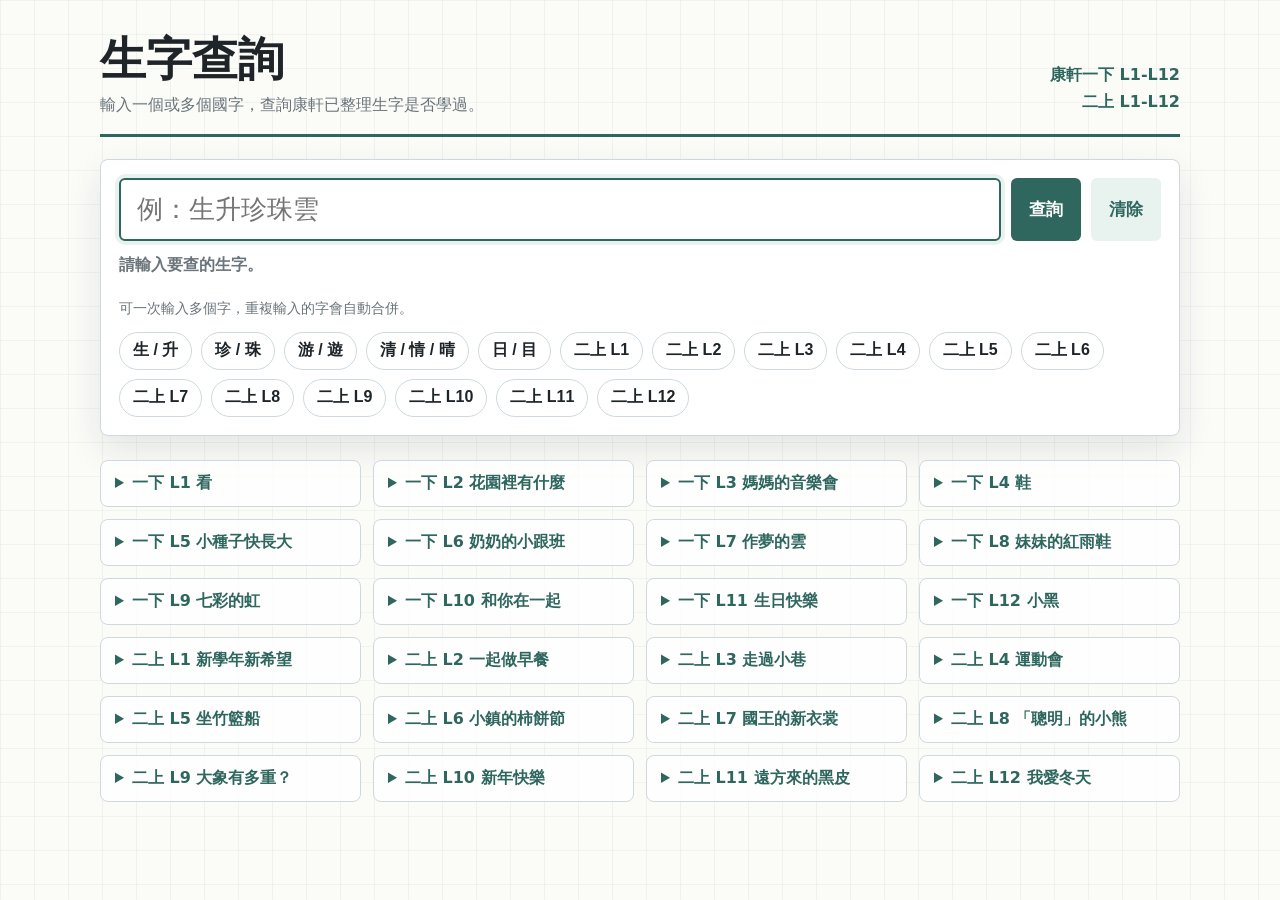
<file: 生字查詢.html>
<!doctype html>
<html lang="zh-Hant">
<head>
  <meta charset="utf-8">
  <meta name="viewport" content="width=device-width, initial-scale=1">
  <title>康軒生字查詢</title>
  <style>
    :root {
      color-scheme: light;
      --ink: #1e2428;
      --muted: #6a747a;
      --line: #cfd8dc;
      --paper: #fbfbf8;
      --panel: #ffffff;
      --accent: #2f675f;
      --accent-soft: #e8f2ef;
      --warn: #a94839;
      --shadow: 0 14px 35px rgba(34, 45, 52, 0.10);
    }

    * {
      box-sizing: border-box;
    }

    body {
      margin: 0;
      min-height: 100vh;
      color: var(--ink);
      background:
        linear-gradient(90deg, rgba(47, 103, 95, 0.06) 1px, transparent 1px),
        linear-gradient(rgba(47, 103, 95, 0.05) 1px, transparent 1px),
        var(--paper);
      background-size: 34px 34px;
      font-family: "Microsoft JhengHei", "Noto Sans TC", system-ui, sans-serif;
    }

    main {
      width: min(1080px, calc(100% - 32px));
      margin: 0 auto;
      padding: 34px 0 52px;
    }

    header {
      display: grid;
      grid-template-columns: 1fr auto;
      align-items: end;
      gap: 18px;
      margin-bottom: 22px;
      border-bottom: 3px solid var(--accent);
      padding-bottom: 18px;
    }

    h1 {
      margin: 0;
      font-size: clamp(28px, 4vw, 46px);
      line-height: 1.1;
      letter-spacing: 0;
      font-weight: 800;
    }

    .subtitle {
      color: var(--muted);
      margin-top: 10px;
      font-size: 16px;
    }

    .scope {
      text-align: right;
      color: var(--accent);
      font-weight: 800;
      line-height: 1.7;
      white-space: nowrap;
    }

    .search-panel {
      background: var(--panel);
      border: 1px solid var(--line);
      box-shadow: var(--shadow);
      padding: 18px;
      border-radius: 8px;
    }

    .search-row {
      display: grid;
      grid-template-columns: 1fr auto auto;
      gap: 10px;
    }

    input {
      width: 100%;
      border: 2px solid #243236;
      border-radius: 6px;
      padding: 14px 16px;
      font-size: 26px;
      font-family: "DFKai-SB", "KaiTi", "Microsoft JhengHei", sans-serif;
      outline: none;
      background: #fff;
    }

    input:focus {
      border-color: var(--accent);
      box-shadow: 0 0 0 4px var(--accent-soft);
    }

    button {
      border: 0;
      border-radius: 6px;
      padding: 0 18px;
      min-height: 58px;
      font-weight: 800;
      font-size: 17px;
      cursor: pointer;
      background: var(--accent);
      color: #fff;
    }

    button.secondary {
      color: var(--accent);
      background: var(--accent-soft);
    }

    .hint {
      margin-top: 12px;
      color: var(--muted);
      font-size: 14px;
    }

    .chips {
      display: flex;
      flex-wrap: wrap;
      gap: 9px;
      margin-top: 14px;
    }

    .chip {
      border: 1px solid var(--line);
      border-radius: 999px;
      background: #fff;
      color: var(--ink);
      min-height: 38px;
      padding: 0 13px;
      font-size: 16px;
    }

    .summary {
      margin: 14px 0 12px;
      color: var(--muted);
      font-weight: 700;
    }

    .results {
      display: grid;
      grid-template-columns: repeat(auto-fill, minmax(230px, 1fr));
      gap: 14px;
    }

    .card {
      background: var(--panel);
      border: 1px solid var(--line);
      border-radius: 8px;
      padding: 16px;
      box-shadow: 0 8px 22px rgba(34, 45, 52, 0.06);
    }

    .card-head {
      display: flex;
      justify-content: space-between;
      align-items: start;
      gap: 12px;
    }

    .char-box {
      display: grid;
      grid-template-columns: 74px 34px;
      align-items: center;
      gap: 4px;
    }

    .tianzi {
      width: 74px;
      height: 74px;
      display: grid;
      place-items: center;
      position: relative;
      border: 2px solid #1b2024;
      font-size: 46px;
      font-family: "DFKai-SB", "KaiTi", serif;
      line-height: 1;
      background: #fff;
    }

    .tianzi::before,
    .tianzi::after {
      content: "";
      position: absolute;
      background: var(--line);
    }

    .tianzi::before {
      width: 1px;
      height: 100%;
      left: 50%;
      top: 0;
    }

    .tianzi::after {
      height: 1px;
      width: 100%;
      left: 0;
      top: 50%;
    }

    .bpmf {
      min-height: 74px;
      display: grid;
      grid-template-columns: 21px 13px;
      justify-content: center;
      align-items: center;
      column-gap: 0;
      color: #111;
      font-weight: 1000;
    }

    .bpmf-main {
      writing-mode: vertical-rl;
      text-orientation: upright;
      font-size: 21px;
      line-height: 1;
      font-weight: 1000;
      display: inline-flex;
      justify-content: center;
      align-items: center;
    }

    .bpmf-tone {
      font-size: 18px;
      font-weight: 1000;
      line-height: 1;
      min-height: 58px;
      display: inline-flex;
      justify-content: center;
      align-items: center;
    }

    .bpmf.blank {
      grid-template-columns: 1fr;
      font-size: 24px;
    }

    .lesson {
      text-align: right;
      font-weight: 900;
      color: var(--accent);
      line-height: 1.45;
    }

    .order {
      margin-top: 12px;
      color: var(--muted);
      font-size: 14px;
    }

    .meta-grid {
      display: grid;
      grid-template-columns: repeat(3, 1fr);
      gap: 8px;
      margin-top: 12px;
    }

    .meta {
      border: 1px solid var(--line);
      border-radius: 6px;
      padding: 8px;
      background: #fbfdfc;
    }

    .meta-label {
      color: var(--muted);
      font-size: 12px;
      font-weight: 800;
    }

    .meta-value {
      margin-top: 4px;
      font-weight: 900;
      font-size: 18px;
      min-height: 24px;
    }

    .info-block {
      margin-top: 12px;
      border: 1px solid var(--line);
      border-radius: 6px;
      padding: 9px 10px;
      background: #fbfdfc;
    }

    .info-block.warning {
      border-color: #e7c6be;
      background: #fff8f6;
    }

    .info-label {
      color: var(--muted);
      font-size: 13px;
      font-weight: 900;
      margin-bottom: 7px;
    }

    .term-list,
    .confusion-list {
      display: flex;
      flex-wrap: wrap;
      gap: 7px;
    }

    .term-chip,
    .confusion-chip {
      border: 1px solid var(--line);
      border-radius: 999px;
      background: #fff;
      color: var(--ink);
      font-size: 16px;
      font-weight: 900;
      line-height: 1.4;
      padding: 5px 10px;
    }

    .confusion-chip {
      border-color: #d9b0a8;
      color: var(--warn);
    }

    .not-found {
      border-color: #e7c6be;
      background: #fff8f6;
    }

    .not-found .lesson {
      color: var(--warn);
    }

    .lesson-list {
      margin-top: 24px;
      display: grid;
      grid-template-columns: repeat(auto-fill, minmax(240px, 1fr));
      gap: 12px;
    }

    details {
      background: rgba(255, 255, 255, 0.78);
      border: 1px solid var(--line);
      border-radius: 8px;
      padding: 12px 14px;
    }

    summary {
      cursor: pointer;
      font-weight: 900;
      color: var(--accent);
    }

    .word-strip {
      margin-top: 10px;
      line-height: 2;
      font-size: 18px;
    }

    .word-strip span {
      display: inline-block;
      margin-right: 10px;
      white-space: nowrap;
    }

    @media (max-width: 680px) {
      main {
        width: min(100% - 18px, 1080px);
        padding-top: 14px;
      }

      header {
        grid-template-columns: 1fr;
        gap: 8px;
        margin-bottom: 12px;
        padding-bottom: 12px;
      }

      h1 {
        font-size: 30px;
      }

      .subtitle {
        margin-top: 6px;
        font-size: 14px;
        line-height: 1.45;
      }

      .search-panel {
        padding: 12px;
      }

      .search-row {
        grid-template-columns: 1fr 1fr;
      }

      .search-row input {
        grid-column: 1 / -1;
      }

      .scope {
        text-align: left;
        line-height: 1.4;
      }

      button {
        width: 100%;
        min-height: 46px;
        font-size: 16px;
      }

      input {
        padding: 11px 13px;
        font-size: 24px;
      }

      .hint {
        margin-top: 10px;
        font-size: 13px;
      }

      .chips {
        flex-wrap: nowrap;
        overflow-x: auto;
        padding-bottom: 4px;
        margin-top: 10px;
        scroll-snap-type: x proximity;
      }

      .chip {
        width: auto;
        flex: 0 0 auto;
        min-height: 34px;
        padding: 0 12px;
        font-size: 15px;
        scroll-snap-align: start;
      }

      .summary {
        margin-top: 12px;
      }

      .results {
        grid-template-columns: 1fr;
        gap: 10px;
      }

      .card {
        padding: 12px;
      }

      .lesson-list {
        margin-top: 14px;
      }
    }
  </style>
</head>
<body>
  <main>
    <header>
      <div>
        <h1>生字查詢</h1>
        <div class="subtitle">輸入一個或多個國字，查詢康軒已整理生字是否學過。</div>
      </div>
      <div class="scope">康軒一下 L1-L12<br>二上 L1-L12</div>
    </header>

    <section class="search-panel">
      <div class="search-row">
        <input id="query" type="text" autocomplete="off" placeholder="例：生升珍珠雲" autofocus>
        <button id="searchBtn" type="button">查詢</button>
        <button id="clearBtn" class="secondary" type="button">清除</button>
      </div>
      <div id="summary" class="summary">請輸入要查的生字。</div>
      <section id="results" class="results"></section>
      <div class="hint">可一次輸入多個字，重複輸入的字會自動合併。</div>
      <div class="chips" aria-label="常混字快速查詢">
        <button class="chip" type="button" data-query="生升">生 / 升</button>
        <button class="chip" type="button" data-query="珍珠">珍 / 珠</button>
        <button class="chip" type="button" data-query="游遊">游 / 遊</button>
        <button class="chip" type="button" data-query="清情晴">清 / 情 / 晴</button>
        <button class="chip" type="button" data-query="日目">日 / 目</button>
        <button class="chip" type="button" data-query="年希望">二上 L1</button>
        <button class="chip" type="button" data-query="餐蛋煎">二上 L2</button>
        <button class="chip" type="button" data-query="巷牆貓">二上 L3</button>
        <button class="chip" type="button" data-query="運動舞">二上 L4</button>
        <button class="chip" type="button" data-query="竹籃鄉">二上 L5</button>
        <button class="chip" type="button" data-query="鎮餅節">二上 L6</button>
        <button class="chip" type="button" data-query="衣胖針">二上 L7</button>
        <button class="chip" type="button" data-query="渴烏喝">二上 L8</button>
        <button class="chip" type="button" data-query="象操粗">二上 L9</button>
        <button class="chip" type="button" data-query="雪梨夜">二上 L10</button>
        <button class="chip" type="button" data-query="皮具飛">二上 L11</button>
        <button class="chip" type="button" data-query="灰涼牠">二上 L12</button>
      </div>
    </section>

    <section id="lessonList" class="lesson-list"></section>
  </main>

  <script src="second-grade-lessons.js?v=2"></script>
  <script>
    const lessons = [
      { lesson: 1, title: "看", words: [["先","ㄒㄧㄢ","儿",6],["看","ㄎㄢˋ","目",9],["空","ㄎㄨㄥ","穴",8],["雲","ㄩㄣˊ","雨",12],["鳥","ㄋㄧㄠˇ","鳥",11],["草","ㄘㄠˇ","艸",10],["蟲","ㄔㄨㄥˊ","虫",18],["水","ㄕㄨㄟˇ","水",4],["再","ㄗㄞˋ","冂",6],["玩","ㄨㄢˊ","玉",8]] },
      { lesson: 2, title: "花園裡有什麼", words: [["園","ㄩㄢˊ","囗",13],["聞","ㄨㄣˊ","耳",14],["香","ㄒㄧㄤ","香",9],["正","ㄓㄥˋ","止",5],["唱","ㄔㄤˋ","口",11],["聽","ㄊㄧㄥ","耳",22],["沒","ㄇㄟˊ","水",7],["找","ㄓㄠˇ","手",7],["芽","ㄧㄚˊ","艸",8],["身","ㄕㄣ","身",7]] },
      { lesson: 3, title: "媽媽的音樂會", words: [["樂","ㄩㄝˋ","木",15],["會","ㄏㄨㄟˋ","曰",13],["始","ㄕˇ","女",8],["陣","ㄓㄣˋ","阜",10],["菜","ㄘㄞˋ","艸",12],["就","ㄐㄧㄡˋ","尢",12],["桌","ㄓㄨㄛ","木",10],["吃","ㄔ","口",6],["後","ㄏㄡˋ","彳",9],["真","ㄓㄣ","目",10]] },
      { lesson: 4, title: "鞋", words: [["船","ㄔㄨㄢˊ","舟",11],["港","ㄍㄤˇ","水",12],["口","ㄎㄡˇ","口",3],["把","ㄅㄚˇ","手",7],["脫","ㄊㄨㄛ","肉",11],["靠","ㄎㄠˋ","非",15],["像","ㄒㄧㄤˋ","人",14],["享","ㄒㄧㄤˇ","亠",8],["受","ㄕㄡˋ","又",8],["暖","ㄋㄨㄢˇ","日",13]] },
      { lesson: 5, title: "小種子快長大", words: [["院","ㄩㄢˋ","阜",10],["種","ㄓㄨㄥˋ","禾",14],["它","ㄊㄚ","宀",5],["需","ㄒㄩ","雨",14],["陽","ㄧㄤˊ","阜",12],["澆","ㄐㄧㄠ","水",15],["問","ㄨㄣˋ","口",11],["怎","ㄗㄣˇ","心",9],["沒","ㄇㄟˊ","水",7],["長","ㄓㄤˇ","長",8]] },
      { lesson: 6, title: "奶奶的小跟班", words: [["早","ㄗㄠˇ","日",6],["跟","ㄍㄣ","足",13],["他","ㄊㄚ","人",5],["拿","ㄋㄚˊ","手",10],["卡","ㄎㄚˇ","卜",5],["片","ㄆㄧㄢˋ","片",4],["給","ㄍㄟˇ","糸",12],["寫","ㄒㄧㄝˇ","宀",15],["喜","ㄒㄧˇ","口",12],["您","ㄋㄧㄣˊ","心",11]] },
      { lesson: 7, title: "作夢的雲", words: [["己","ㄐㄧˇ","己",3],["自","ㄗˋ","自",6],["躺","ㄊㄤˇ","身",15],["夢","ㄇㄥˋ","夕",14],["作","ㄗㄨㄛˋ","人",7],["黑","ㄏㄟ","黑",12],["糖","ㄊㄤˊ","米",16],["棉","ㄇㄧㄢˊ","木",12],["成","ㄔㄥˊ","戈",6],["變","ㄅㄧㄢˋ","言",23],["亮","ㄌㄧㄤˋ","亠",9],["漂","ㄆㄧㄠ","水",14],["更","ㄍㄥˋ","曰",7],["得","ㄉㄜˊ","彳",11],["鵝","ㄜˊ","鳥",18]] },
      { lesson: 8, title: "妹妹的紅雨鞋", words: [["滴","ㄉㄧ","水",14],["穿","ㄔㄨㄢ","穴",9],["雙","ㄕㄨㄤ","隹",18],["雨","ㄩˇ","雨",8],["妹","ㄇㄟˋ","女",8],["珠","ㄓㄨ","玉",10],["珍","ㄓㄣ","玉",9],["顆","ㄎㄜ","頁",17],["戲","ㄒㄧˋ","戈",17],["遊","ㄧㄡˊ","辵",13],["金","ㄐㄧㄣ","金",8],["缸","ㄍㄤ","缶",9],["魚","ㄩˊ","魚",11],["面","ㄇㄧㄢˋ","面",9],["落","ㄌㄨㄛˋ","艸",13],["游","ㄧㄡˊ","水",12]] },
      { lesson: 9, title: "七彩的虹", words: [["掃","ㄙㄠˇ","手",11],["國","ㄍㄨㄛˊ","囗",11],["太","ㄊㄞˋ","大",4],["虹","ㄏㄨㄥˊ","虫",9],["彩","ㄘㄞˇ","彡",11],["低","ㄉㄧ","人",7],["馬","ㄇㄚˇ","馬",10],["淨","ㄐㄧㄥˋ","水",11],["洗","ㄒㄧˇ","水",9],["除","ㄔㄨˊ","阜",10],["認","ㄖㄣˋ","言",14],["很","ㄏㄣˇ","彳",9],["葉","ㄧㄝˋ","艸",13],["樹","ㄕㄨˋ","木",16],["刷","ㄕㄨㄚ","刀",8],["送","ㄙㄨㄥˋ","辵",10]] },
      { lesson: 10, title: "和你在一起", words: [["風","ㄈㄥ","風",9],["線","ㄒㄧㄢˋ","糸",15],["趣","ㄑㄩˋ","走",15],["化","ㄏㄨㄚˋ","匕",4],["地","ㄉㄧˋ","土",6],["跑","ㄆㄠˇ","足",12],["奇","ㄑㄧˊ","大",8],["神","ㄕㄣˊ","示",9],["升","ㄕㄥ","十",4],["等","ㄉㄥˇ","竹",12],["事","ㄕˋ","亅",8],["件","ㄐㄧㄢˋ","人",6],["每","ㄇㄟˇ","毋",7],["笑","ㄒㄧㄠˋ","竹",10],["跳","ㄊㄧㄠˋ","足",13],["情","ㄑㄧㄥˊ","心",11]] },
      { lesson: 11, title: "生日快樂", words: [["時","ㄕˊ","日",10],["記","ㄐㄧˋ","言",10],["今","ㄐㄧㄣ","人",4],["日","ㄖˋ","日",4],["生","ㄕㄥ","生",5],["收","ㄕㄡ","攴",6],["學","ㄒㄩㄝˊ","子",16],["嗎","ㄇㄚ","口",13],["道","ㄉㄠˋ","辵",13],["知","ㄓ","矢",8],["次","ㄘˋ","欠",6],["第","ㄉㄧˋ","竹",11],["福","ㄈㄨˊ","示",13],["祝","ㄓㄨˋ","示",10],["張","ㄓㄤ","弓",11],["謝","ㄒㄧㄝˋ","言",17]] },
      { lesson: 12, title: "小黑", words: [["半","ㄅㄢˋ","十",5],["點","ㄉㄧㄢˇ","黑",17],["前","ㄑㄧㄢˊ","刀",9],["燈","ㄉㄥ","火",16],["想","ㄒㄧㄤˇ","心",13],["息","ㄒㄧˊ","心",10],["休","ㄒㄧㄡ","人",6],["停","ㄊㄧㄥˊ","人",11],["楚","ㄔㄨˇ","木",13],["清","ㄑㄧㄥ","水",11],["油","ㄧㄡˊ","水",8],["加","ㄐㄧㄚ","力",5],["幫","ㄅㄤ","巾",17],["吧","ㄅㄚ","口",7],["兒","ㄦˊ","儿",8],["慢","ㄇㄢˋ","心",14]] },
      { book: "二上", lesson: 1, title: "新學年新希望", words: [["年","ㄋㄧㄢˊ","干",6],["希","ㄒㄧ","巾",7],["望","ㄨㄤˋ","月",11],["坐","ㄗㄨㄛˋ","土",7],["位","ㄨㄟˋ","人",7],["本","ㄅㄣˇ","木",5],["大","ㄉㄚˋ","大",3],["淡","ㄉㄢˋ","水",11],["書","ㄕㄨ","曰",10],["老","ㄌㄠˇ","老",6],["師","ㄕ","巾",10],["以","ㄧˇ","人",5],["為","ㄨㄟˋ","火",9],["故","ㄍㄨˋ","攴",9],["用","ㄩㄥˋ","用",5],["力","ㄌㄧˋ","力",2],["只","ㄓˇ","口",5],["現","ㄒㄧㄢˋ","玉",11],["還","ㄏㄞˊ","辵",17],["矮","ㄞˇ","矢",13]] },
      { book: "二上", lesson: 2, title: "一起做早餐", words: [["餐","ㄘㄢ","食",16],["全","ㄑㄩㄢˊ","入",6],["蛋","ㄉㄢˋ","虫",11],["煎","ㄐㄧㄢ","火",13],["圓","ㄩㄢˊ","囗",13],["番","ㄈㄢ","田",12],["茄","ㄑㄧㄝˊ","艸",9],["切","ㄑㄧㄝ","刀",4],["輪","ㄌㄨㄣˊ","車",15],["保","ㄅㄠˇ","人",9],["城","ㄔㄥˊ","土",9],["方","ㄈㄤ","方",4],["中","ㄓㄨㄥ","丨",4],["吐","ㄊㄨˇ","口",6],["夾","ㄐㄧㄚˊ","大",7],["司","ㄙ","口",5],["接","ㄐㄧㄝ","手",11],["醬","ㄐㄧㄤˋ","酉",18],["畫","ㄏㄨㄚˋ","田",12],["臉","ㄌㄧㄢˇ","肉",17]] },
      { book: "二上", lesson: 3, title: "走過小巷", words: [["巷","ㄒㄧㄤˋ","己",9],["叔","ㄕㄨˊ","又",8],["牆","ㄑㄧㄤˊ","土",17],["貓","ㄇㄠ","犬",15],["屋","ㄨ","尸",9],["捧","ㄆㄥˇ","手",11],["蝴","ㄏㄨˊ","虫",15],["蝶","ㄉㄧㄝˊ","虫",15],["忙","ㄇㄤˊ","心",6],["娶","ㄑㄩˇ","女",11],["娘","ㄋㄧㄤˊ","女",10],["黃","ㄏㄨㄤˊ","黃",12],["筆","ㄅㄧˇ","竹",12],["打","ㄉㄚˇ","手",5],["扮","ㄅㄢˋ","手",7],["模","ㄇㄛˊ","木",15],["樣","ㄧㄤˋ","木",15],["美","ㄇㄟˇ","羊",9],["麗","ㄌㄧˋ","鹿",19],["越","ㄩㄝˋ","走",12]] }
    ];

    lessons.push(...newSecondGradeLessons);
    const termHints = {
      先:"先看", 看:"看見", 空:"天空", 雲:"白雲", 鳥:"小鳥", 草:"青草", 蟲:"小蟲", 水:"喝水", 再:"再見", 玩:"玩水",
      園:"花園", 聞:"聞香", 香:"花香", 正:"正在", 唱:"唱歌", 聽:"聽見", 沒:"沒有", 找:"找到", 芽:"小芽", 身:"身上",
      樂:"音樂", 會:"開會", 始:"開始", 陣:"一陣", 菜:"青菜", 就:"就是", 桌:"桌子", 吃:"吃飯", 後:"後來", 真:"真好",
      船:"小船", 港:"港口", 口:"門口", 把:"一把", 脫:"脫鞋", 靠:"靠岸", 像:"好像", 享:"享受", 受:"接受", 暖:"溫暖",
      院:"院子", 種:"種子", 它:"它們", 需:"需要", 陽:"太陽", 澆:"澆水", 問:"問好", 怎:"怎麼", 長:"長大",
      早:"早上", 跟:"跟著", 他:"他們", 拿:"拿起", 卡:"卡片", 片:"一片", 給:"送給", 寫:"寫字", 喜:"喜歡", 您:"您好",
      己:"自己", 自:"自己", 躺:"躺下", 夢:"作夢", 作:"作文", 黑:"黑色", 糖:"棉花糖", 棉:"棉花", 成:"變成", 變:"變化", 亮:"明亮", 漂:"漂亮", 更:"更加", 得:"覺得", 鵝:"白鵝",
      滴:"水滴", 穿:"穿上", 雙:"一雙", 雨:"下雨", 妹:"妹妹", 珠:"珍珠", 珍:"珍貴", 顆:"一顆", 戲:"遊戲", 遊:"遊戲", 金:"金魚", 缸:"魚缸", 魚:"小魚", 面:"水面", 落:"落下", 游:"游泳",
      掃:"打掃", 國:"國家", 太:"太陽", 虹:"彩虹", 彩:"色彩", 低:"低頭", 馬:"馬路", 淨:"乾淨", 洗:"洗手", 除:"除草", 認:"認字", 很:"很好", 葉:"樹葉", 樹:"大樹", 刷:"刷子", 送:"送給",
      風:"風箏", 線:"毛線", 趣:"有趣", 化:"變化", 地:"草地", 跑:"跑步", 奇:"神奇", 神:"神奇", 升:"升起", 等:"等待", 事:"事情", 件:"一件", 每:"每天", 笑:"笑臉", 跳:"跳高", 情:"心情",
      時:"時間", 記:"記得", 今:"今天", 日:"生日", 生:"生日", 收:"收到", 學:"學校", 嗎:"好嗎", 道:"知道", 知:"知道", 次:"一次", 第:"第一", 福:"祝福", 祝:"祝福", 張:"一張", 謝:"謝謝",
      半:"半點", 點:"一點", 前:"前面", 燈:"電燈", 想:"想念", 息:"休息", 休:"休息", 停:"停止", 楚:"清楚", 清:"清楚", 油:"加油", 加:"加油", 幫:"幫忙", 吧:"好吧", 兒:"兒子", 慢:"慢慢",
      年:"新年", 希:"希望", 望:"希望", 坐:"座位", 位:"座位", 本:"本子", 大:"大家", 淡:"淡水", 書:"書本", 老:"老師", 師:"老師", 以:"以為", 為:"以為", 故:"故事", 用:"用力", 力:"力氣", 只:"只有", 現:"現在", 還:"還有", 矮:"矮小",
      餐:"早餐", 全:"全部", 蛋:"雞蛋", 煎:"煎蛋", 圓:"圓形", 番:"番茄", 茄:"番茄", 切:"切片", 輪:"一輪", 保:"保持", 城:"城堡", 方:"方形", 中:"中間", 吐:"吐司", 夾:"夾心", 司:"吐司", 接:"接著", 醬:"果醬", 畫:"畫畫", 臉:"笑臉",
      巷:"小巷", 叔:"叔叔", 牆:"牆上", 貓:"小貓", 屋:"屋子", 捧:"捧花", 蝴:"蝴蝶", 蝶:"蝴蝶", 忙:"幫忙", 娶:"娶親", 娘:"新娘", 黃:"黃花", 筆:"毛筆", 打:"打扮", 扮:"打扮", 模:"模樣", 樣:"模樣", 美:"美麗", 麗:"美麗", 越:"越過"
    };

    Object.entries(newSecondGradeTerms).forEach(([char, term]) => { if (!termHints[char]) termHints[char] = term; });
    const confusionHints = {
      生:["升"], 升:["生"], 珍:["珠"], 珠:["珍"], 游:["遊"], 遊:["游"],
      清:["情","晴"], 情:["清","晴"], 晴:["清","情"], 日:["目"], 目:["日"],
      己:["已","巳"], 自:["白","目"], 低:["底"], 作:["做"], 坐:["座"],
      園:["圓"], 圓:["園"], 馬:["媽","嗎"], 嗎:["媽","馬"], 亮:["高"],
      休:["体"], 後:["候"], 只:["隻"], 他:["她"], 它:["他"], 的:["地","得"]
    };

    const index = new Map();
    lessons.forEach(lesson => {
      lesson.words.forEach(([char, zhuyin, radical = "待補", strokes = "待補", term], i) => {
        if (!index.has(char)) index.set(char, []);
        index.get(char).push({
          char,
          zhuyin,
          radical,
          strokes,
          term,
          book: lesson.book || "一下",
          lesson: lesson.lesson,
          title: lesson.title,
          order: i + 1
        });
      });
    });

    const queryEl = document.getElementById("query");
    const resultsEl = document.getElementById("results");
    const summaryEl = document.getElementById("summary");
    const lessonListEl = document.getElementById("lessonList");

    function uniqueChars(text) {
      return [...new Set([...text].filter(ch => /\p{Script=Han}/u.test(ch)))];
    }

    function escapeHtml(value) {
      return String(value).replace(/[&<>"']/g, character => ({
        "&": "&amp;",
        "<": "&lt;",
        ">": "&gt;",
        "\"": "&quot;",
        "'": "&#39;"
      }[character]));
    }

    function splitZhuyin(value) {
      const match = String(value).match(/^(.+?)([ˊˇˋ˙])?$/);
      return {
        symbols: match ? match[1] : value,
        tone: match?.[2] || ""
      };
    }

    function zhuyinHtml(value, blank = false) {
      if (blank) return `<div class="bpmf blank">?</div>`;
      const parts = splitZhuyin(value);
      return `
        <div class="bpmf">
          <span class="bpmf-main">${parts.tone === "˙" ? "˙" : ""}${parts.symbols}</span>
          <span class="bpmf-tone">${parts.tone === "˙" ? "" : parts.tone}</span>
        </div>
      `;
    }

    function termsFor(char, lessonTerm) {
      const terms = new Set();
      if (lessonTerm) terms.add(lessonTerm);
      if (termHints[char]) terms.add(termHints[char]);
      Object.values(termHints).forEach(term => {
        if (term.includes(char)) terms.add(term);
      });
      return [...terms].slice(0, 3);
    }

    function termBlock(char, lessonTerm) {
      const terms = termsFor(char, lessonTerm);
      if (terms.length === 0) return "";
      return `
        <div class="info-block">
          <div class="info-label">語詞例子</div>
          <div class="term-list">${terms.map(term => `<span class="term-chip">${escapeHtml(term)}</span>`).join("")}</div>
        </div>
      `;
    }

    function confusionBlock(char) {
      const hints = confusionHints[char] || [];
      if (hints.length === 0) return "";
      return `
        <div class="info-block warning">
          <div class="info-label">相似字提醒</div>
          <div class="confusion-list">${hints.map(hint => `<span class="confusion-chip">${escapeHtml(char)} / ${escapeHtml(hint)}</span>`).join("")}</div>
        </div>
      `;
    }

    function resultCard(item) {
      return `
        <article class="card">
          <div class="card-head">
            <div class="char-box">
              <div class="tianzi">${item.char}</div>
              ${zhuyinHtml(item.zhuyin)}
            </div>
            <div class="lesson">${item.book} L${item.lesson}<br>${item.title}</div>
          </div>
          <div class="order">生字順序：第 ${item.order} 個</div>
          <div class="meta-grid">
            <div class="meta">
              <div class="meta-label">部首</div>
              <div class="meta-value">${item.radical}</div>
            </div>
            <div class="meta">
              <div class="meta-label">總筆畫</div>
              <div class="meta-value">${item.strokes}</div>
            </div>
            <div class="meta">
              <div class="meta-label">冊別</div>
              <div class="meta-value">${item.book}</div>
            </div>
          </div>
          ${termBlock(item.char, item.term)}
          ${confusionBlock(item.char)}
        </article>
      `;
    }

    function notFoundCard(char) {
      return `
        <article class="card not-found">
          <div class="card-head">
            <div class="char-box">
              <div class="tianzi">${char}</div>
              ${zhuyinHtml("", true)}
            </div>
            <div class="lesson">尚未收錄</div>
          </div>
          <div class="order">目前已整理的生字表查不到這個字。</div>
        </article>
      `;
    }

    function revealResultsOnMobile() {
      if (!window.matchMedia("(max-width: 680px)").matches) return;
      window.setTimeout(() => {
        summaryEl.scrollIntoView({ behavior: "smooth", block: "start" });
      }, 80);
    }

    function search(reveal = false) {
      const chars = uniqueChars(queryEl.value.trim());
      if (chars.length === 0) {
        summaryEl.textContent = "請輸入要查的生字。";
        resultsEl.innerHTML = "";
        return;
      }

      const cards = [];
      let foundCount = 0;
      chars.forEach(char => {
        const items = index.get(char);
        if (items) {
          foundCount += 1;
          items.forEach(item => cards.push(resultCard(item)));
        } else {
          cards.push(notFoundCard(char));
        }
      });

      summaryEl.textContent = `查詢 ${chars.length} 個字，找到 ${foundCount} 個已學過的字。`;
      resultsEl.innerHTML = cards.join("");
      if (reveal) revealResultsOnMobile();
    }

    function renderLessonList() {
      lessonListEl.innerHTML = lessons.map(lesson => {
        const book = lesson.book || "一下";
        const words = lesson.words.map(([char, zhuyin, radical = "待補", strokes = "待補"]) => `<span>${char} ${zhuyin}（${radical}／${strokes}畫）</span>`).join("");
        return `
          <details>
            <summary>${book} L${lesson.lesson} ${lesson.title}</summary>
            <div class="word-strip">${words}</div>
          </details>
        `;
      }).join("");
    }

    document.getElementById("searchBtn").addEventListener("click", () => search(true));
    document.getElementById("clearBtn").addEventListener("click", () => {
      queryEl.value = "";
      search();
      queryEl.focus();
    });
    document.querySelectorAll(".chip").forEach(button => {
      button.addEventListener("click", () => {
        queryEl.value = button.dataset.query;
        search(true);
      });
    });
    queryEl.addEventListener("input", search);
    queryEl.addEventListener("keydown", event => {
      if (event.key === "Enter") search(true);
    });

    renderLessonList();
  </script>
</body>
</html>
</file>
<file: forest-run.css>
:root {
  color-scheme: dark;
  font-family: "Nunito", "PingFang TC", "Microsoft JhengHei", system-ui, sans-serif;
  color: #fff8db;
  background: #132e2d;
}
* { box-sizing: border-box; }
[hidden] { display: none !important; }
body { margin: 0; background: radial-gradient(ellipse at 50% 0, #28514a, #122b2b 78%); min-height: 100vh; }
button, select, a { font: inherit; }
button, select { min-height: 44px; }
button { cursor: pointer; }
button:focus-visible, a:focus-visible, select:focus-visible { outline: 3px solid #fff3a7; outline-offset: 4px; }
button:disabled { cursor: default; }
.shell { max-width: 1070px; margin: auto; padding: .75rem clamp(.6rem, 3vw, 1.45rem) 1.5rem; }
.header, .controls, .hud { display: flex; align-items: center; justify-content: space-between; gap: .6rem; }
.header { margin-bottom: .65rem; }
.header a { color: inherit; font-weight: 750; text-decoration: none; padding: .65rem .25rem; }
.header button, .quiet {
  border: 1px solid #90ac92; border-radius: 100px; background: #143932;
  color: inherit; padding: .45rem .9rem; font-weight: 750;
}
.game {
  position: relative; isolation: isolate; overflow: hidden;
  min-height: clamp(460px, 64vw, 550px); border-radius: clamp(14px, 4vw, 28px);
  border: 2px solid #608678; background: #3a8065; box-shadow: 0 14px 36px #07191975;
}
.landscape {
  position: absolute; inset: 0;
  background: #41877a url("forest-run-woodland.webp") 48% 62% / cover no-repeat;
  background-size: auto max(100%, 550px);
  filter: saturate(1.13);
}
.landscape::after {
  content: ""; position: absolute; inset: 82% 0 0; z-index: 1;
  background: linear-gradient(#3c793f88, #233d33c7), repeating-linear-gradient(105deg, #54894a 0 18px, #669850 19px 32px);
  background-position: 0 0, var(--ground-offset, 0px) 0;
  border-top: 7px solid #a6c453;
  box-shadow: 0 -3px 10px #224f3e60;
}
.sunlight {
  position: absolute; inset: 0; background: linear-gradient(100deg, #3062586b, transparent 56%);
}
.game[data-stop="bridge"] .sunlight, .game[data-stop="stones"] .sunlight {
  background: linear-gradient(100deg, #164a6370, #5ab5a538);
}
.game[data-stop="cave"] .sunlight, .game[data-stop="lantern"] .sunlight {
  background: linear-gradient(140deg, #29234f9c, #21407550);
}
.game[data-stop="cloud"] .sunlight { background: linear-gradient(145deg, #f9d0806b, #fff4ba20); }
.runner {
  position: absolute; z-index: 3; bottom: 16%; left: 12%;
  width: clamp(91px, 20vw, 166px); aspect-ratio: 1; transform: translateY(var(--jump-offset, 0px));
}
.runner::before {
  content: ""; position: absolute; bottom: 7%; left: 19%; width: 70%; height: 12%;
  border-radius: 50%; background: #25302f62; transform: translateY(calc(-1 * var(--jump-offset, 0px)));
}
.runner img { width: 100%; height: 100%; object-fit: contain; object-position: center bottom; position: relative; }
.runner[data-costume="spark"] { --hero-glow: #ffcb59; }
.runner[data-costume="moon"] { --hero-glow: #b8a2ff; }
.runner[data-costume="spark"] img, .runner[data-costume="moon"] img {
  filter: drop-shadow(0 0 7px var(--hero-glow));
}
.runner[data-transforming]::after {
  content: ""; position: absolute; pointer-events: none; inset: 0; border-radius: 50%;
  border: 4px solid var(--hero-glow); box-shadow: 0 0 24px var(--hero-glow), inset 0 0 22px var(--hero-glow);
}
.obstacle {
  position: absolute; z-index: 2; bottom: 18%; left: 105%; transform: translateX(-50%);
  width: clamp(64px, 16vw, 139px); height: clamp(95px, 20vw, 182px);
  border: 5px solid #4c5235; border-radius: 50% 50% 10% 10% / 37% 37% 8% 8%;
  background: repeating-linear-gradient(90deg, #d29961 0 17%, #a76742 18% 20%, #dca36b 21% 32%);
  color: #fff4a7; box-shadow: inset 0 0 15px #452d20aa, 0 6px 0 #25534094;
  display: grid; place-items: center; font-size: clamp(2rem, 6vw, 4.4rem); text-shadow: 0 4px 1px #6e483e;
}
.obstacle[data-kind="bridge"] {
  border-radius: 25% 25% 4px 4px; height: clamp(68px, 12vw, 105px);
  border-color: #2e5c5d; background: repeating-linear-gradient(0deg, #558888 0 23%, #79abaa 24% 29%);
}
.obstacle[data-kind="vines"] {
  border-color: #406535; background: repeating-linear-gradient(114deg, #6c8d40 0 13%, #457d45 14% 28%);
}
.obstacle[data-kind="stones"] {
  height: clamp(68px, 12vw, 105px); border-color: #3c696a;
  background: repeating-linear-gradient(168deg, #8bb7a4 0 23%, #547e7c 24% 30%);
}
.obstacle[data-kind="wheel"] {
  border-radius: 50%; height: auto; aspect-ratio: 1; border-color: #734522;
  background: repeating-conic-gradient(#985325 0deg 15deg, #e5ab60 15deg 45deg);
}
.obstacle[data-kind="cave"] {
  color: #e9c8ff; border-color: #46436b;
  background: linear-gradient(125deg, #795a94, #3e3c66 70%); text-shadow: 0 0 16px #ffc3ff;
}
.obstacle[data-kind="cloud"] {
  color: #38655f; height: clamp(68px, 12vw, 105px); border-radius: 80px; border-color: #b8d7be;
  background: radial-gradient(ellipse at 50% 10%, #fff9dd, #9fd1bc); text-shadow: none;
}
.obstacle[data-kind="lantern"] {
  border-radius: 36% 36% 9px 9px; background: radial-gradient(ellipse, #ffbe61, #b65341 71%); border-color: #753e3a;
}
.firefly {
  position: absolute; z-index: 4; left: 110%; bottom: calc(18% + clamp(78px, 18vw, 154px));
  color: #fff3a2; font-size: clamp(1.7rem, 5vw, 3rem); text-shadow: 0 0 18px #ffcb2c, 0 2px #715231;
}
.sparkles { position: absolute; z-index: 4; left: 29%; right: 24%; bottom: 32%; display: flex; justify-content: space-between; opacity: 0; pointer-events: none; }
.sparkles span { font-size: clamp(1.55rem, 4.2vw, 3.2rem); color: #ffefa8; text-shadow: 0 0 12px #ffd956; }
.game[data-state="clearing"] .sparkles { opacity: 1; }
.game[data-state="clearing"] .obstacle[data-kind="door"] { opacity: 0; transform: translateX(-50%) scaleX(.1); }
.game[data-state="clearing"] .obstacle[data-kind="bridge"] { transform: translate(-50%, 24%) scaleX(1.45) scaleY(.18); }
.game[data-state="clearing"] .obstacle[data-kind="vines"] { transform: translate(-50%, -48%) scaleY(.35); opacity: .35; }
.game[data-state="clearing"] .obstacle[data-kind="stones"] { transform: translate(-50%, 28%) scaleX(1.5) scaleY(.45); }
.game[data-state="clearing"] .obstacle[data-kind="wheel"] { transform: translate(-50%, -28%) rotate(135deg); }
.game[data-state="clearing"] .obstacle[data-kind="cave"] { transform: translateX(-50%) scaleX(.3); box-shadow: 0 0 45px #d398f9; }
.game[data-state="clearing"] .obstacle[data-kind="cloud"] { transform: translate(-50%, -85%); }
.game[data-state="clearing"] .obstacle[data-kind="lantern"] { box-shadow: 0 0 54px 20px #ffdc6f, inset 0 0 24px #fff2b8; }
.game[data-state="welcome"] .runner { left: 8%; z-index: 2; width: clamp(94px, 25vw, 242px); }
.game[data-state="welcome"] .obstacle, .game[data-state="welcome"] .firefly { display: none; }
.hud {
  position: absolute; z-index: 5; top: .65rem; left: .65rem; right: .65rem; pointer-events: none;
  font-weight: 900;
}
.hud > span { background: #153730ed; border: 1px solid #b7cb8a; border-radius: 100px; padding: .35rem .75rem; }
#gems { color: #ffdf73; }
.hero-goal { color: #d6e3c4; }
.hero-notice {
  position: absolute; z-index: 7; top: 3.6rem; left: 50%; transform: translateX(-50%);
  width: max-content; max-width: calc(100% - 1rem); pointer-events: none;
  border: 1px solid #ffefb4; border-radius: 100px; background: #3c3067;
  box-shadow: 0 0 18px #e8bd69a8; color: #fff5c5;
  padding: .55rem .9rem; text-align: center; font-weight: 900;
}
#hero-result { color: #ffdf80; font-weight: 800; }
.overlay { position: relative; z-index: 6; min-height: inherit; display: grid; place-items: center; padding: 3.35rem .65rem .85rem; background: #102c2d4a; }
#welcome { padding-bottom: 6.6rem; }
#question { background: #102c2d91; }
.welcome, .question-card {
  width: min(100%, 440px); border-radius: 1.4rem; text-align: center;
  background: #142f2bee; border: 1px solid #859f6a; padding: clamp(.8rem, 4vw, 1.65rem);
  box-shadow: 0 12px 26px #0c262991;
}
.welcome p, .welcome h1, .welcome h2, .question-card p, .question-card h2 { margin: 0 0 .65rem; }
.welcome h1 { font-size: clamp(1.9rem, 6.3vw, 3.35rem); line-height: 1.05; letter-spacing: .025em; }
.welcome h2 { font-size: clamp(1.45rem, 5vw, 2.25rem); }
.welcome p:first-child, .eyebrow { color: #ffdf80; font-weight: 800; letter-spacing: .08em; }
.welcome select { border-radius: .75rem; background: #26594b; color: #fff8db; border: 1px solid #9aba89; padding: .55rem; margin: 0 .25rem .55rem; }
.primary {
  border: 1px solid #fed873; border-radius: 100px; padding: .55rem 1rem;
  background: #ffde74; color: #233b2c; font-weight: 900; box-shadow: 0 4px #ac7038;
}
.primary:hover { background: #ffeb9d; }
.question-card h2 { font-size: clamp(2.2rem, 8vw, 3.7rem); line-height: 1.05; font-variant-numeric: tabular-nums; }
.answers { display: grid; grid-template-columns: repeat(2, minmax(0, 1fr)); gap: .45rem; }
.answers button {
  border: 2px solid #edd598; border-radius: .85rem; background: #fff0b8; color: #25463a;
  font-size: 1.65rem; font-weight: 900; min-height: 47px;
}
.answers button:not(:disabled):hover { background: #ffe07b; }
.answers button:disabled { background: #705547; color: #fff5d3; border-color: #a57968; }
.feedback { min-height: 1.5em; padding-top: .35rem; }
.groups { display: flex; flex-wrap: wrap; justify-content: center; gap: .22rem; margin-top: .45rem; }
.groups div { display: flex; gap: 2px; padding: .18rem .3rem; background: #285d49; border-radius: .4rem; color: #ffe580; }
.groups span { font-size: .75rem; }
.controls { margin: .65rem 0 0; }
.controls p { margin: 0; color: #edf1cf; font-weight: 750; }
.jump { flex: none; touch-action: manipulation; min-width: 106px; }
.medal { font-size: 3.3rem; line-height: .95; text-shadow: 0 0 22px #ffdb6e; }
@media (prefers-reduced-motion: no-preference) {
  .game[data-state="clearing"] .obstacle { transition: transform 520ms, opacity 520ms, box-shadow 520ms; }
  .game[data-state="running"] .runner img { animation: run-bob 240ms ease-in-out alternate infinite; }
  .runner[data-transforming]::after { animation: hero-ring 1.25s ease-out both; }
  .hero-notice { animation: hero-announcement 250ms ease-out both; }
  .game[data-state="clearing"] .sparkles span { animation: flash-up 700ms ease-out both; }
  .game[data-state="clearing"] .sparkles span:nth-child(even) { animation-delay: 100ms; }
  .question-card, #finish .welcome { animation: arrive 220ms ease-out both; }
  @keyframes run-bob { to { transform: translateY(-5%) rotate(-3deg); } }
  @keyframes hero-ring {
    0% { opacity: .9; transform: scale(.52); }
    45% { opacity: 1; }
    100% { opacity: 0; transform: scale(1.45); }
  }
  @keyframes hero-announcement { from { opacity: .2; transform: translate(-50%, -7px) scale(.88); } }
  @keyframes flash-up { from { transform: translateY(45px) scale(.2); opacity: .2; } to { transform: translateY(-30px) rotate(30deg); } }
  @keyframes arrive { from { transform: translateY(12px) scale(.97); opacity: .2; } }
}
</file>
